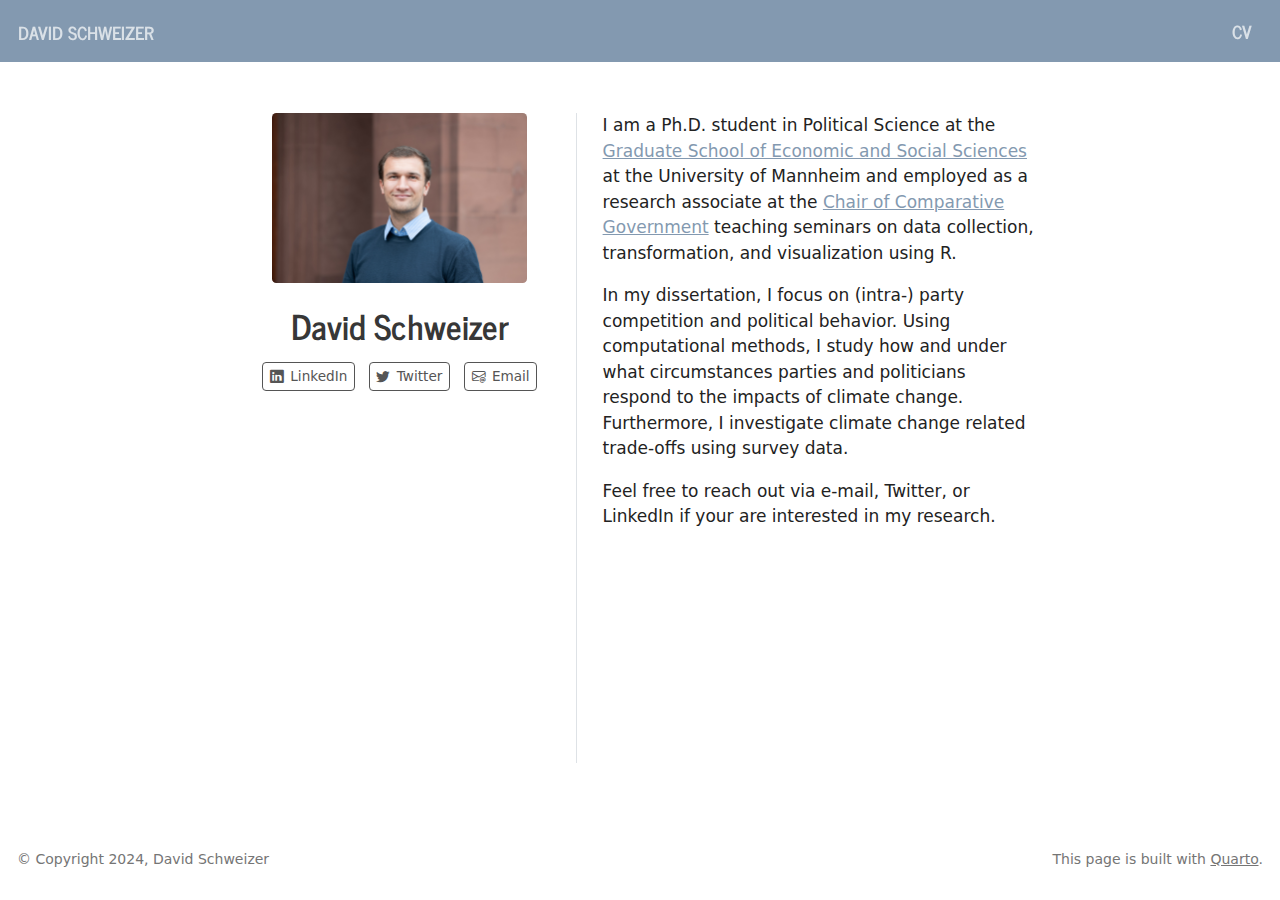
<file: docs/index.html>
<!DOCTYPE html>
<html xmlns="http://www.w3.org/1999/xhtml" lang="en" xml:lang="en"><head>

<meta charset="utf-8">
<meta name="generator" content="quarto-1.3.450">

<meta name="viewport" content="width=device-width, initial-scale=1.0, user-scalable=yes">


<title>David Schweizer</title>
<style>
code{white-space: pre-wrap;}
span.smallcaps{font-variant: small-caps;}
div.columns{display: flex; gap: min(4vw, 1.5em);}
div.column{flex: auto; overflow-x: auto;}
div.hanging-indent{margin-left: 1.5em; text-indent: -1.5em;}
ul.task-list{list-style: none;}
ul.task-list li input[type="checkbox"] {
  width: 0.8em;
  margin: 0 0.8em 0.2em -1em; /* quarto-specific, see https://github.com/quarto-dev/quarto-cli/issues/4556 */ 
  vertical-align: middle;
}
</style>


<script src="site_libs/quarto-nav/quarto-nav.js"></script>
<script src="site_libs/quarto-nav/headroom.min.js"></script>
<script src="site_libs/clipboard/clipboard.min.js"></script>
<script src="site_libs/quarto-html/quarto.js"></script>
<script src="site_libs/quarto-html/popper.min.js"></script>
<script src="site_libs/quarto-html/tippy.umd.min.js"></script>
<link href="site_libs/quarto-html/tippy.css" rel="stylesheet">
<link href="site_libs/quarto-html/quarto-syntax-highlighting.css" rel="stylesheet" id="quarto-text-highlighting-styles">
<script src="site_libs/bootstrap/bootstrap.min.js"></script>
<link href="site_libs/bootstrap/bootstrap-icons.css" rel="stylesheet">
<link href="site_libs/bootstrap/bootstrap.min.css" rel="stylesheet" id="quarto-bootstrap" data-mode="light">
<script id="quarto-search-options" type="application/json">{
  "language": {
    "search-no-results-text": "No results",
    "search-matching-documents-text": "matching documents",
    "search-copy-link-title": "Copy link to search",
    "search-hide-matches-text": "Hide additional matches",
    "search-more-match-text": "more match in this document",
    "search-more-matches-text": "more matches in this document",
    "search-clear-button-title": "Clear",
    "search-detached-cancel-button-title": "Cancel",
    "search-submit-button-title": "Submit",
    "search-label": "Search"
  }
}</script>


<link rel="stylesheet" href="styles.css">
<link rel="stylesheet" href="icons.css">
</head>

<body class="nav-fixed fullcontent">

<div id="quarto-search-results"></div>
  <header id="quarto-header" class="headroom fixed-top">
    <nav class="navbar navbar-expand-lg navbar-dark ">
      <div class="navbar-container container-fluid">
      <div class="navbar-brand-container">
    <a class="navbar-brand" href="./index.html">
    <span class="navbar-title">David Schweizer</span>
    </a>
  </div>
          <button class="navbar-toggler" type="button" data-bs-toggle="collapse" data-bs-target="#navbarCollapse" aria-controls="navbarCollapse" aria-expanded="false" aria-label="Toggle navigation" onclick="if (window.quartoToggleHeadroom) { window.quartoToggleHeadroom(); }">
  <span class="navbar-toggler-icon"></span>
</button>
          <div class="collapse navbar-collapse" id="navbarCollapse">
            <ul class="navbar-nav navbar-nav-scroll ms-auto">
  <li class="nav-item">
    <a class="nav-link" href="./CV_DavidSchweizer_website.pdf" rel="" target="">
 <span class="menu-text">CV</span></a>
  </li>  
</ul>
            <div class="quarto-navbar-tools">
</div>
          </div> <!-- /navcollapse -->
      </div> <!-- /container-fluid -->
    </nav>
</header>
<!-- content -->
<div id="quarto-content" class="quarto-container page-columns page-rows-contents page-layout-article page-navbar">
<!-- sidebar -->
<!-- margin-sidebar -->
    
<!-- main -->
<div class="quarto-about-trestles">
  <div class="about-entity">
    <img src="Profilbild.jpg" class="about-image
  rounded " style="width: 15em;">
<header id="title-block-header" class="quarto-title-block default">
<div class="quarto-title">
<h1 class="title">David Schweizer</h1>
</div>
<div class="quarto-title-meta">
  </div>
</header>
    <div class="about-links">
  <a href="https://www.linkedin.com/in/schweizer-david/" class="about-link" rel="" target="">
    <i class="bi bi-linkedin"></i>
     <span class="about-link-text">LinkedIn</span>
  </a>
  <a href="https://twitter.com/DavidLSchweizer" class="about-link" rel="" target="">
    <i class="bi bi-twitter"></i>
     <span class="about-link-text">Twitter</span>
  </a>
  <a href="mailto:david.schweizer@uni-mannheim.de" class="about-link" rel="" target="">
    <i class="bi bi-envelope-at"></i>
     <span class="about-link-text">Email</span>
  </a>
</div>
  </div>
  <div class="about-contents"><main class="content" id="quarto-document-content">
<p>I am a Ph.D.&nbsp;student in Political Science at the <a href="https://www.uni-mannheim.de/gess/">Graduate School of Economic and Social Sciences</a> at the University of Mannheim and employed as a research associate at the <a href="https://www.sowi.uni-mannheim.de/en/debus/">Chair of Comparative Government</a> teaching seminars on data collection, transformation, and visualization using R.</p>
<p>In my dissertation, I focus on (intra-) party competition and political behavior. Using computational methods, I study how and under what circumstances parties and politicians respond to the impacts of climate change. Furthermore, I investigate climate change related trade-offs using survey data.</p>
<p>Feel free to reach out via e-mail, Twitter, or LinkedIn if your are interested in my research.</p>


</main></div>
</div>
 <!-- /main -->
<script id="quarto-html-after-body" type="application/javascript">
window.document.addEventListener("DOMContentLoaded", function (event) {
  const toggleBodyColorMode = (bsSheetEl) => {
    const mode = bsSheetEl.getAttribute("data-mode");
    const bodyEl = window.document.querySelector("body");
    if (mode === "dark") {
      bodyEl.classList.add("quarto-dark");
      bodyEl.classList.remove("quarto-light");
    } else {
      bodyEl.classList.add("quarto-light");
      bodyEl.classList.remove("quarto-dark");
    }
  }
  const toggleBodyColorPrimary = () => {
    const bsSheetEl = window.document.querySelector("link#quarto-bootstrap");
    if (bsSheetEl) {
      toggleBodyColorMode(bsSheetEl);
    }
  }
  toggleBodyColorPrimary();  
  const isCodeAnnotation = (el) => {
    for (const clz of el.classList) {
      if (clz.startsWith('code-annotation-')) {                     
        return true;
      }
    }
    return false;
  }
  const clipboard = new window.ClipboardJS('.code-copy-button', {
    text: function(trigger) {
      const codeEl = trigger.previousElementSibling.cloneNode(true);
      for (const childEl of codeEl.children) {
        if (isCodeAnnotation(childEl)) {
          childEl.remove();
        }
      }
      return codeEl.innerText;
    }
  });
  clipboard.on('success', function(e) {
    // button target
    const button = e.trigger;
    // don't keep focus
    button.blur();
    // flash "checked"
    button.classList.add('code-copy-button-checked');
    var currentTitle = button.getAttribute("title");
    button.setAttribute("title", "Copied!");
    let tooltip;
    if (window.bootstrap) {
      button.setAttribute("data-bs-toggle", "tooltip");
      button.setAttribute("data-bs-placement", "left");
      button.setAttribute("data-bs-title", "Copied!");
      tooltip = new bootstrap.Tooltip(button, 
        { trigger: "manual", 
          customClass: "code-copy-button-tooltip",
          offset: [0, -8]});
      tooltip.show();    
    }
    setTimeout(function() {
      if (tooltip) {
        tooltip.hide();
        button.removeAttribute("data-bs-title");
        button.removeAttribute("data-bs-toggle");
        button.removeAttribute("data-bs-placement");
      }
      button.setAttribute("title", currentTitle);
      button.classList.remove('code-copy-button-checked');
    }, 1000);
    // clear code selection
    e.clearSelection();
  });
  function tippyHover(el, contentFn) {
    const config = {
      allowHTML: true,
      content: contentFn,
      maxWidth: 500,
      delay: 100,
      arrow: false,
      appendTo: function(el) {
          return el.parentElement;
      },
      interactive: true,
      interactiveBorder: 10,
      theme: 'quarto',
      placement: 'bottom-start'
    };
    window.tippy(el, config); 
  }
  const noterefs = window.document.querySelectorAll('a[role="doc-noteref"]');
  for (var i=0; i<noterefs.length; i++) {
    const ref = noterefs[i];
    tippyHover(ref, function() {
      // use id or data attribute instead here
      let href = ref.getAttribute('data-footnote-href') || ref.getAttribute('href');
      try { href = new URL(href).hash; } catch {}
      const id = href.replace(/^#\/?/, "");
      const note = window.document.getElementById(id);
      return note.innerHTML;
    });
  }
      let selectedAnnoteEl;
      const selectorForAnnotation = ( cell, annotation) => {
        let cellAttr = 'data-code-cell="' + cell + '"';
        let lineAttr = 'data-code-annotation="' +  annotation + '"';
        const selector = 'span[' + cellAttr + '][' + lineAttr + ']';
        return selector;
      }
      const selectCodeLines = (annoteEl) => {
        const doc = window.document;
        const targetCell = annoteEl.getAttribute("data-target-cell");
        const targetAnnotation = annoteEl.getAttribute("data-target-annotation");
        const annoteSpan = window.document.querySelector(selectorForAnnotation(targetCell, targetAnnotation));
        const lines = annoteSpan.getAttribute("data-code-lines").split(",");
        const lineIds = lines.map((line) => {
          return targetCell + "-" + line;
        })
        let top = null;
        let height = null;
        let parent = null;
        if (lineIds.length > 0) {
            //compute the position of the single el (top and bottom and make a div)
            const el = window.document.getElementById(lineIds[0]);
            top = el.offsetTop;
            height = el.offsetHeight;
            parent = el.parentElement.parentElement;
          if (lineIds.length > 1) {
            const lastEl = window.document.getElementById(lineIds[lineIds.length - 1]);
            const bottom = lastEl.offsetTop + lastEl.offsetHeight;
            height = bottom - top;
          }
          if (top !== null && height !== null && parent !== null) {
            // cook up a div (if necessary) and position it 
            let div = window.document.getElementById("code-annotation-line-highlight");
            if (div === null) {
              div = window.document.createElement("div");
              div.setAttribute("id", "code-annotation-line-highlight");
              div.style.position = 'absolute';
              parent.appendChild(div);
            }
            div.style.top = top - 2 + "px";
            div.style.height = height + 4 + "px";
            let gutterDiv = window.document.getElementById("code-annotation-line-highlight-gutter");
            if (gutterDiv === null) {
              gutterDiv = window.document.createElement("div");
              gutterDiv.setAttribute("id", "code-annotation-line-highlight-gutter");
              gutterDiv.style.position = 'absolute';
              const codeCell = window.document.getElementById(targetCell);
              const gutter = codeCell.querySelector('.code-annotation-gutter');
              gutter.appendChild(gutterDiv);
            }
            gutterDiv.style.top = top - 2 + "px";
            gutterDiv.style.height = height + 4 + "px";
          }
          selectedAnnoteEl = annoteEl;
        }
      };
      const unselectCodeLines = () => {
        const elementsIds = ["code-annotation-line-highlight", "code-annotation-line-highlight-gutter"];
        elementsIds.forEach((elId) => {
          const div = window.document.getElementById(elId);
          if (div) {
            div.remove();
          }
        });
        selectedAnnoteEl = undefined;
      };
      // Attach click handler to the DT
      const annoteDls = window.document.querySelectorAll('dt[data-target-cell]');
      for (const annoteDlNode of annoteDls) {
        annoteDlNode.addEventListener('click', (event) => {
          const clickedEl = event.target;
          if (clickedEl !== selectedAnnoteEl) {
            unselectCodeLines();
            const activeEl = window.document.querySelector('dt[data-target-cell].code-annotation-active');
            if (activeEl) {
              activeEl.classList.remove('code-annotation-active');
            }
            selectCodeLines(clickedEl);
            clickedEl.classList.add('code-annotation-active');
          } else {
            // Unselect the line
            unselectCodeLines();
            clickedEl.classList.remove('code-annotation-active');
          }
        });
      }
  const findCites = (el) => {
    const parentEl = el.parentElement;
    if (parentEl) {
      const cites = parentEl.dataset.cites;
      if (cites) {
        return {
          el,
          cites: cites.split(' ')
        };
      } else {
        return findCites(el.parentElement)
      }
    } else {
      return undefined;
    }
  };
  var bibliorefs = window.document.querySelectorAll('a[role="doc-biblioref"]');
  for (var i=0; i<bibliorefs.length; i++) {
    const ref = bibliorefs[i];
    const citeInfo = findCites(ref);
    if (citeInfo) {
      tippyHover(citeInfo.el, function() {
        var popup = window.document.createElement('div');
        citeInfo.cites.forEach(function(cite) {
          var citeDiv = window.document.createElement('div');
          citeDiv.classList.add('hanging-indent');
          citeDiv.classList.add('csl-entry');
          var biblioDiv = window.document.getElementById('ref-' + cite);
          if (biblioDiv) {
            citeDiv.innerHTML = biblioDiv.innerHTML;
          }
          popup.appendChild(citeDiv);
        });
        return popup.innerHTML;
      });
    }
  }
});
</script>
</div> <!-- /content -->
<footer class="footer">
  <div class="nav-footer">
    <div class="nav-footer-left">© Copyright 2024, David Schweizer</div>   
    <div class="nav-footer-center">
      &nbsp;
    </div>
    <div class="nav-footer-right">This page is built with <a href="https://quarto.org/">Quarto</a>.</div>
  </div>
</footer>



</body></html>
</file>
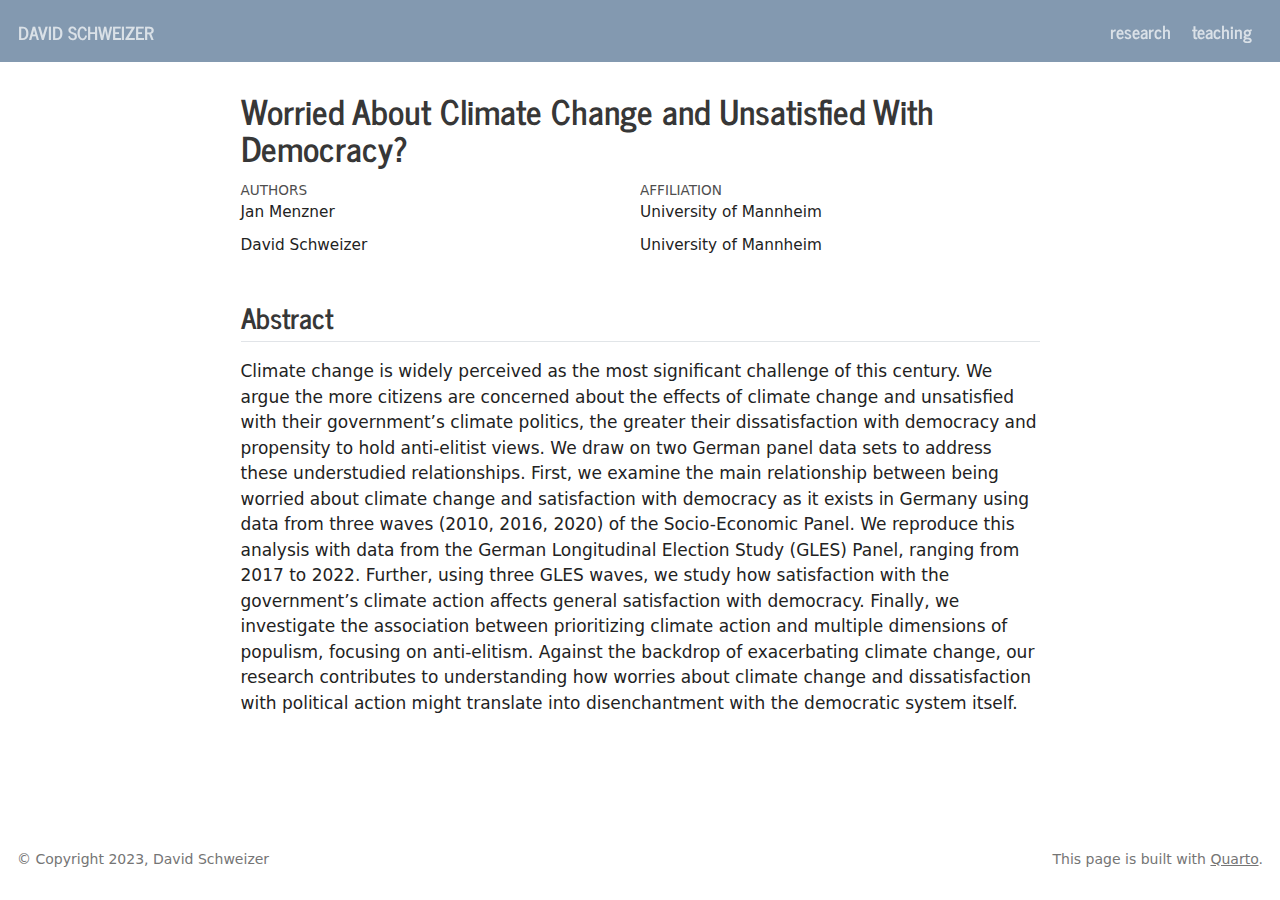
<file: docs/research/working_papers/CC_democ_Jan/index.html>
<!DOCTYPE html>
<html xmlns="http://www.w3.org/1999/xhtml" lang="en" xml:lang="en"><head>

<meta charset="utf-8">
<meta name="generator" content="quarto-1.2.269">

<meta name="viewport" content="width=device-width, initial-scale=1.0, user-scalable=yes">

<meta name="author" content="Jan Menzner">
<meta name="author" content="David Schweizer">

<title>David Schweizer - Worried About Climate Change and Unsatisfied With Democracy?</title>
<style>
code{white-space: pre-wrap;}
span.smallcaps{font-variant: small-caps;}
div.columns{display: flex; gap: min(4vw, 1.5em);}
div.column{flex: auto; overflow-x: auto;}
div.hanging-indent{margin-left: 1.5em; text-indent: -1.5em;}
ul.task-list{list-style: none;}
ul.task-list li input[type="checkbox"] {
  width: 0.8em;
  margin: 0 0.8em 0.2em -1.6em;
  vertical-align: middle;
}
</style>


<script src="../../../site_libs/quarto-nav/quarto-nav.js"></script>
<script src="../../../site_libs/quarto-nav/headroom.min.js"></script>
<script src="../../../site_libs/clipboard/clipboard.min.js"></script>
<script src="../../../site_libs/quarto-html/quarto.js"></script>
<script src="../../../site_libs/quarto-html/popper.min.js"></script>
<script src="../../../site_libs/quarto-html/tippy.umd.min.js"></script>
<script src="../../../site_libs/quarto-html/anchor.min.js"></script>
<link href="../../../site_libs/quarto-html/tippy.css" rel="stylesheet">
<link href="../../../site_libs/quarto-html/quarto-syntax-highlighting.css" rel="stylesheet" id="quarto-text-highlighting-styles">
<script src="../../../site_libs/bootstrap/bootstrap.min.js"></script>
<link href="../../../site_libs/bootstrap/bootstrap-icons.css" rel="stylesheet">
<link href="../../../site_libs/bootstrap/bootstrap.min.css" rel="stylesheet" id="quarto-bootstrap" data-mode="light">
<script id="quarto-search-options" type="application/json">{
  "language": {
    "search-no-results-text": "No results",
    "search-matching-documents-text": "matching documents",
    "search-copy-link-title": "Copy link to search",
    "search-hide-matches-text": "Hide additional matches",
    "search-more-match-text": "more match in this document",
    "search-more-matches-text": "more matches in this document",
    "search-clear-button-title": "Clear",
    "search-detached-cancel-button-title": "Cancel",
    "search-submit-button-title": "Submit"
  }
}</script>


<link rel="stylesheet" href="../../../styles.css">
<link rel="stylesheet" href="../../../icons.css">
</head>

<body class="nav-fixed fullcontent">

<div id="quarto-search-results"></div>
  <header id="quarto-header" class="headroom fixed-top">
    <nav class="navbar navbar-expand-lg navbar-dark ">
      <div class="navbar-container container-fluid">
      <div class="navbar-brand-container">
    <a class="navbar-brand" href="../../../index.html">
    <span class="navbar-title">David Schweizer</span>
    </a>
  </div>
          <button class="navbar-toggler" type="button" data-bs-toggle="collapse" data-bs-target="#navbarCollapse" aria-controls="navbarCollapse" aria-expanded="false" aria-label="Toggle navigation" onclick="if (window.quartoToggleHeadroom) { window.quartoToggleHeadroom(); }">
  <span class="navbar-toggler-icon"></span>
</button>
          <div class="collapse navbar-collapse" id="navbarCollapse">
            <ul class="navbar-nav navbar-nav-scroll ms-auto">
  <li class="nav-item">
    <a class="nav-link" href="../../../research.html">
 <span class="menu-text">research</span></a>
  </li>  
  <li class="nav-item">
    <a class="nav-link" href="../../../teaching.html">
 <span class="menu-text">teaching</span></a>
  </li>  
</ul>
          </div> <!-- /navcollapse -->
      </div> <!-- /container-fluid -->
    </nav>
</header>
<!-- content -->
<div id="quarto-content" class="quarto-container page-columns page-rows-contents page-layout-article page-navbar">
<!-- sidebar -->
<!-- margin-sidebar -->
    
<!-- main -->
<main class="content" id="quarto-document-content">

<header id="title-block-header" class="quarto-title-block default">
<div class="quarto-title">
<h1 class="title">Worried About Climate Change and Unsatisfied With Democracy?</h1>
</div>


<div class="quarto-title-meta-author">
  <div class="quarto-title-meta-heading">Authors</div>
  <div class="quarto-title-meta-heading">Affiliation</div>
  
    <div class="quarto-title-meta-contents">
    Jan Menzner 
  </div>
    <div class="quarto-title-meta-contents">
        <p class="affiliation">
            University of Mannheim
          </p>
      </div>
      <div class="quarto-title-meta-contents">
    David Schweizer 
  </div>
    <div class="quarto-title-meta-contents">
        <p class="affiliation">
            University of Mannheim
          </p>
      </div>
    </div>

<div class="quarto-title-meta">

      
  
    
  </div>
  

</header>

<section id="abstract" class="level2">
<h2 class="anchored" data-anchor-id="abstract">Abstract</h2>
<p>Climate change is widely perceived as the most significant challenge of this century. We argue the more citizens are concerned about the effects of climate change and unsatisfied with their government’s climate politics, the greater their dissatisfaction with democracy and propensity to hold anti-elitist views. We draw on two German panel data sets to address these understudied relationships. First, we examine the main relationship between being worried about climate change and satisfaction with democracy as it exists in Germany using data from three waves (2010, 2016, 2020) of the Socio-Economic Panel. We reproduce this analysis with data from the German Longitudinal Election Study (GLES) Panel, ranging from 2017 to 2022. Further, using three GLES waves, we study how satisfaction with the government’s climate action affects general satisfaction with democracy. Finally, we investigate the association between prioritizing climate action and multiple dimensions of populism, focusing on anti-elitism. Against the backdrop of exacerbating climate change, our research contributes to understanding how worries about climate change and dissatisfaction with political action might translate into disenchantment with the democratic system itself.</p>


</section>

</main> <!-- /main -->
<script id="quarto-html-after-body" type="application/javascript">
window.document.addEventListener("DOMContentLoaded", function (event) {
  const toggleBodyColorMode = (bsSheetEl) => {
    const mode = bsSheetEl.getAttribute("data-mode");
    const bodyEl = window.document.querySelector("body");
    if (mode === "dark") {
      bodyEl.classList.add("quarto-dark");
      bodyEl.classList.remove("quarto-light");
    } else {
      bodyEl.classList.add("quarto-light");
      bodyEl.classList.remove("quarto-dark");
    }
  }
  const toggleBodyColorPrimary = () => {
    const bsSheetEl = window.document.querySelector("link#quarto-bootstrap");
    if (bsSheetEl) {
      toggleBodyColorMode(bsSheetEl);
    }
  }
  toggleBodyColorPrimary();  
  const icon = "";
  const anchorJS = new window.AnchorJS();
  anchorJS.options = {
    placement: 'right',
    icon: icon
  };
  anchorJS.add('.anchored');
  const clipboard = new window.ClipboardJS('.code-copy-button', {
    target: function(trigger) {
      return trigger.previousElementSibling;
    }
  });
  clipboard.on('success', function(e) {
    // button target
    const button = e.trigger;
    // don't keep focus
    button.blur();
    // flash "checked"
    button.classList.add('code-copy-button-checked');
    var currentTitle = button.getAttribute("title");
    button.setAttribute("title", "Copied!");
    let tooltip;
    if (window.bootstrap) {
      button.setAttribute("data-bs-toggle", "tooltip");
      button.setAttribute("data-bs-placement", "left");
      button.setAttribute("data-bs-title", "Copied!");
      tooltip = new bootstrap.Tooltip(button, 
        { trigger: "manual", 
          customClass: "code-copy-button-tooltip",
          offset: [0, -8]});
      tooltip.show();    
    }
    setTimeout(function() {
      if (tooltip) {
        tooltip.hide();
        button.removeAttribute("data-bs-title");
        button.removeAttribute("data-bs-toggle");
        button.removeAttribute("data-bs-placement");
      }
      button.setAttribute("title", currentTitle);
      button.classList.remove('code-copy-button-checked');
    }, 1000);
    // clear code selection
    e.clearSelection();
  });
  function tippyHover(el, contentFn) {
    const config = {
      allowHTML: true,
      content: contentFn,
      maxWidth: 500,
      delay: 100,
      arrow: false,
      appendTo: function(el) {
          return el.parentElement;
      },
      interactive: true,
      interactiveBorder: 10,
      theme: 'quarto',
      placement: 'bottom-start'
    };
    window.tippy(el, config); 
  }
  const noterefs = window.document.querySelectorAll('a[role="doc-noteref"]');
  for (var i=0; i<noterefs.length; i++) {
    const ref = noterefs[i];
    tippyHover(ref, function() {
      // use id or data attribute instead here
      let href = ref.getAttribute('data-footnote-href') || ref.getAttribute('href');
      try { href = new URL(href).hash; } catch {}
      const id = href.replace(/^#\/?/, "");
      const note = window.document.getElementById(id);
      return note.innerHTML;
    });
  }
  const findCites = (el) => {
    const parentEl = el.parentElement;
    if (parentEl) {
      const cites = parentEl.dataset.cites;
      if (cites) {
        return {
          el,
          cites: cites.split(' ')
        };
      } else {
        return findCites(el.parentElement)
      }
    } else {
      return undefined;
    }
  };
  var bibliorefs = window.document.querySelectorAll('a[role="doc-biblioref"]');
  for (var i=0; i<bibliorefs.length; i++) {
    const ref = bibliorefs[i];
    const citeInfo = findCites(ref);
    if (citeInfo) {
      tippyHover(citeInfo.el, function() {
        var popup = window.document.createElement('div');
        citeInfo.cites.forEach(function(cite) {
          var citeDiv = window.document.createElement('div');
          citeDiv.classList.add('hanging-indent');
          citeDiv.classList.add('csl-entry');
          var biblioDiv = window.document.getElementById('ref-' + cite);
          if (biblioDiv) {
            citeDiv.innerHTML = biblioDiv.innerHTML;
          }
          popup.appendChild(citeDiv);
        });
        return popup.innerHTML;
      });
    }
  }
});
</script>
</div> <!-- /content -->
<footer class="footer">
  <div class="nav-footer">
    <div class="nav-footer-left">© Copyright 2023, David Schweizer</div>   
    <div class="nav-footer-right">This page is built with <a href="https://quarto.org/">Quarto</a>.</div>
  </div>
</footer>



</body></html>
</file>
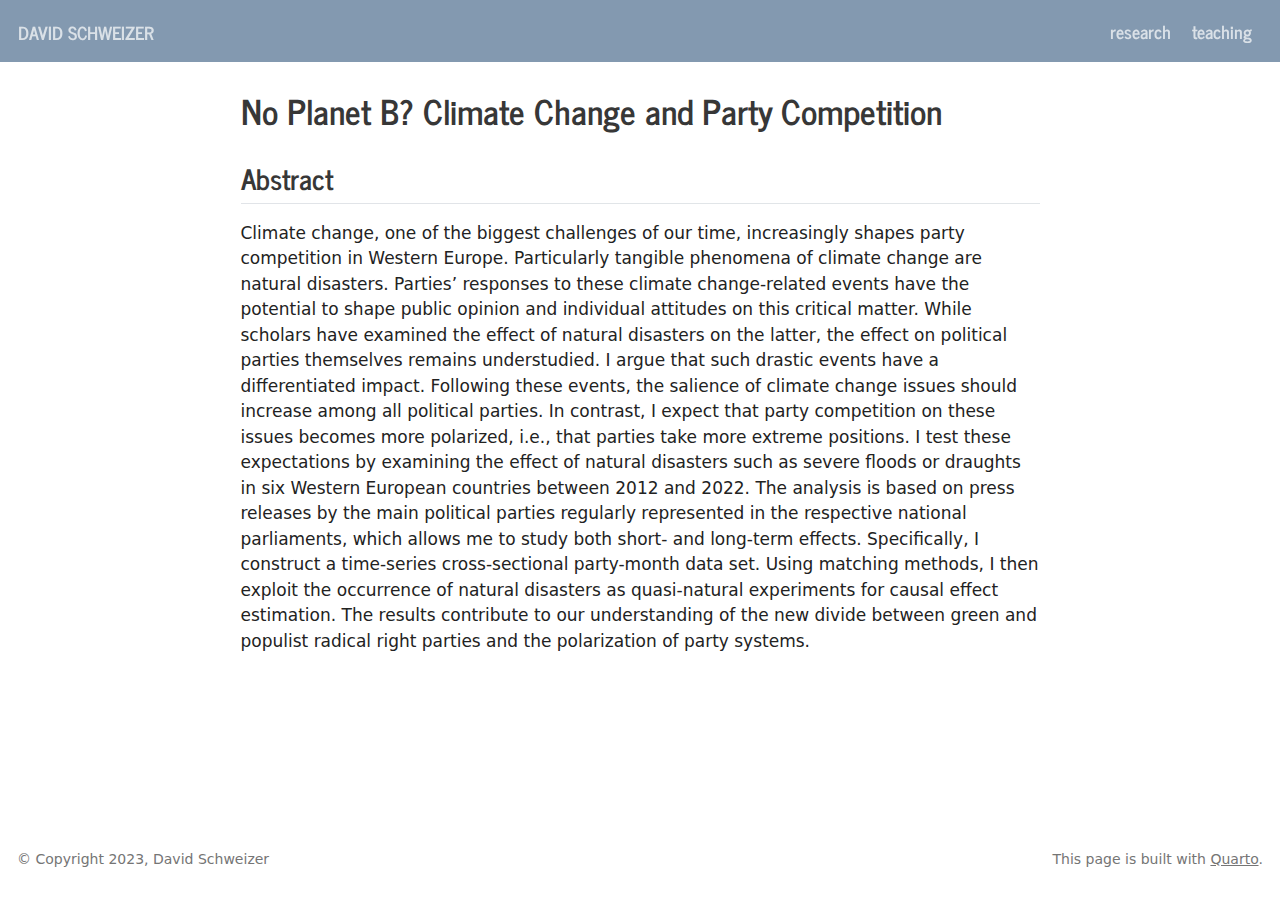
<file: docs/research/working_papers/CC_party_competition/index.html>
<!DOCTYPE html>
<html xmlns="http://www.w3.org/1999/xhtml" lang="en" xml:lang="en"><head>

<meta charset="utf-8">
<meta name="generator" content="quarto-1.2.269">

<meta name="viewport" content="width=device-width, initial-scale=1.0, user-scalable=yes">

<meta name="author" content="David Schweizer">

<title>David Schweizer - No Planet B? Climate Change and Party Competition</title>
<style>
code{white-space: pre-wrap;}
span.smallcaps{font-variant: small-caps;}
div.columns{display: flex; gap: min(4vw, 1.5em);}
div.column{flex: auto; overflow-x: auto;}
div.hanging-indent{margin-left: 1.5em; text-indent: -1.5em;}
ul.task-list{list-style: none;}
ul.task-list li input[type="checkbox"] {
  width: 0.8em;
  margin: 0 0.8em 0.2em -1.6em;
  vertical-align: middle;
}
</style>


<script src="../../../site_libs/quarto-nav/quarto-nav.js"></script>
<script src="../../../site_libs/quarto-nav/headroom.min.js"></script>
<script src="../../../site_libs/clipboard/clipboard.min.js"></script>
<script src="../../../site_libs/quarto-html/quarto.js"></script>
<script src="../../../site_libs/quarto-html/popper.min.js"></script>
<script src="../../../site_libs/quarto-html/tippy.umd.min.js"></script>
<script src="../../../site_libs/quarto-html/anchor.min.js"></script>
<link href="../../../site_libs/quarto-html/tippy.css" rel="stylesheet">
<link href="../../../site_libs/quarto-html/quarto-syntax-highlighting.css" rel="stylesheet" id="quarto-text-highlighting-styles">
<script src="../../../site_libs/bootstrap/bootstrap.min.js"></script>
<link href="../../../site_libs/bootstrap/bootstrap-icons.css" rel="stylesheet">
<link href="../../../site_libs/bootstrap/bootstrap.min.css" rel="stylesheet" id="quarto-bootstrap" data-mode="light">
<script id="quarto-search-options" type="application/json">{
  "language": {
    "search-no-results-text": "No results",
    "search-matching-documents-text": "matching documents",
    "search-copy-link-title": "Copy link to search",
    "search-hide-matches-text": "Hide additional matches",
    "search-more-match-text": "more match in this document",
    "search-more-matches-text": "more matches in this document",
    "search-clear-button-title": "Clear",
    "search-detached-cancel-button-title": "Cancel",
    "search-submit-button-title": "Submit"
  }
}</script>


<link rel="stylesheet" href="../../../styles.css">
<link rel="stylesheet" href="../../../icons.css">
</head>

<body class="nav-fixed fullcontent">

<div id="quarto-search-results"></div>
  <header id="quarto-header" class="headroom fixed-top">
    <nav class="navbar navbar-expand-lg navbar-dark ">
      <div class="navbar-container container-fluid">
      <div class="navbar-brand-container">
    <a class="navbar-brand" href="../../../index.html">
    <span class="navbar-title">David Schweizer</span>
    </a>
  </div>
          <button class="navbar-toggler" type="button" data-bs-toggle="collapse" data-bs-target="#navbarCollapse" aria-controls="navbarCollapse" aria-expanded="false" aria-label="Toggle navigation" onclick="if (window.quartoToggleHeadroom) { window.quartoToggleHeadroom(); }">
  <span class="navbar-toggler-icon"></span>
</button>
          <div class="collapse navbar-collapse" id="navbarCollapse">
            <ul class="navbar-nav navbar-nav-scroll ms-auto">
  <li class="nav-item">
    <a class="nav-link" href="../../../research.html">
 <span class="menu-text">research</span></a>
  </li>  
  <li class="nav-item">
    <a class="nav-link" href="../../../teaching.html">
 <span class="menu-text">teaching</span></a>
  </li>  
</ul>
          </div> <!-- /navcollapse -->
      </div> <!-- /container-fluid -->
    </nav>
</header>
<!-- content -->
<div id="quarto-content" class="quarto-container page-columns page-rows-contents page-layout-article page-navbar">
<!-- sidebar -->
<!-- margin-sidebar -->
    
<!-- main -->
<main class="content" id="quarto-document-content">

<header id="title-block-header" class="quarto-title-block default">
<div class="quarto-title">
<h1 class="title">No Planet B? Climate Change and Party Competition</h1>
</div>



<div class="quarto-title-meta">

    
  
    
  </div>
  

</header>

<section id="abstract" class="level2">
<h2 class="anchored" data-anchor-id="abstract">Abstract</h2>
<p>Climate change, one of the biggest challenges of our time, increasingly shapes party competition in Western Europe. Particularly tangible phenomena of climate change are natural disasters. Parties’ responses to these climate change-related events have the potential to shape public opinion and individual attitudes on this critical matter. While scholars have examined the effect of natural disasters on the latter, the effect on political parties themselves remains understudied. I argue that such drastic events have a differentiated impact. Following these events, the salience of climate change issues should increase among all political parties. In contrast, I expect that party competition on these issues becomes more polarized, i.e., that parties take more extreme positions. I test these expectations by examining the effect of natural disasters such as severe floods or draughts in six Western European countries between 2012 and 2022. The analysis is based on press releases by the main political parties regularly represented in the respective national parliaments, which allows me to study both short- and long-term effects. Specifically, I construct a time-series cross-sectional party-month data set. Using matching methods, I then exploit the occurrence of natural disasters as quasi-natural experiments for causal effect estimation. The results contribute to our understanding of the new divide between green and populist radical right parties and the polarization of party systems.</p>


</section>

</main> <!-- /main -->
<script id="quarto-html-after-body" type="application/javascript">
window.document.addEventListener("DOMContentLoaded", function (event) {
  const toggleBodyColorMode = (bsSheetEl) => {
    const mode = bsSheetEl.getAttribute("data-mode");
    const bodyEl = window.document.querySelector("body");
    if (mode === "dark") {
      bodyEl.classList.add("quarto-dark");
      bodyEl.classList.remove("quarto-light");
    } else {
      bodyEl.classList.add("quarto-light");
      bodyEl.classList.remove("quarto-dark");
    }
  }
  const toggleBodyColorPrimary = () => {
    const bsSheetEl = window.document.querySelector("link#quarto-bootstrap");
    if (bsSheetEl) {
      toggleBodyColorMode(bsSheetEl);
    }
  }
  toggleBodyColorPrimary();  
  const icon = "";
  const anchorJS = new window.AnchorJS();
  anchorJS.options = {
    placement: 'right',
    icon: icon
  };
  anchorJS.add('.anchored');
  const clipboard = new window.ClipboardJS('.code-copy-button', {
    target: function(trigger) {
      return trigger.previousElementSibling;
    }
  });
  clipboard.on('success', function(e) {
    // button target
    const button = e.trigger;
    // don't keep focus
    button.blur();
    // flash "checked"
    button.classList.add('code-copy-button-checked');
    var currentTitle = button.getAttribute("title");
    button.setAttribute("title", "Copied!");
    let tooltip;
    if (window.bootstrap) {
      button.setAttribute("data-bs-toggle", "tooltip");
      button.setAttribute("data-bs-placement", "left");
      button.setAttribute("data-bs-title", "Copied!");
      tooltip = new bootstrap.Tooltip(button, 
        { trigger: "manual", 
          customClass: "code-copy-button-tooltip",
          offset: [0, -8]});
      tooltip.show();    
    }
    setTimeout(function() {
      if (tooltip) {
        tooltip.hide();
        button.removeAttribute("data-bs-title");
        button.removeAttribute("data-bs-toggle");
        button.removeAttribute("data-bs-placement");
      }
      button.setAttribute("title", currentTitle);
      button.classList.remove('code-copy-button-checked');
    }, 1000);
    // clear code selection
    e.clearSelection();
  });
  function tippyHover(el, contentFn) {
    const config = {
      allowHTML: true,
      content: contentFn,
      maxWidth: 500,
      delay: 100,
      arrow: false,
      appendTo: function(el) {
          return el.parentElement;
      },
      interactive: true,
      interactiveBorder: 10,
      theme: 'quarto',
      placement: 'bottom-start'
    };
    window.tippy(el, config); 
  }
  const noterefs = window.document.querySelectorAll('a[role="doc-noteref"]');
  for (var i=0; i<noterefs.length; i++) {
    const ref = noterefs[i];
    tippyHover(ref, function() {
      // use id or data attribute instead here
      let href = ref.getAttribute('data-footnote-href') || ref.getAttribute('href');
      try { href = new URL(href).hash; } catch {}
      const id = href.replace(/^#\/?/, "");
      const note = window.document.getElementById(id);
      return note.innerHTML;
    });
  }
  const findCites = (el) => {
    const parentEl = el.parentElement;
    if (parentEl) {
      const cites = parentEl.dataset.cites;
      if (cites) {
        return {
          el,
          cites: cites.split(' ')
        };
      } else {
        return findCites(el.parentElement)
      }
    } else {
      return undefined;
    }
  };
  var bibliorefs = window.document.querySelectorAll('a[role="doc-biblioref"]');
  for (var i=0; i<bibliorefs.length; i++) {
    const ref = bibliorefs[i];
    const citeInfo = findCites(ref);
    if (citeInfo) {
      tippyHover(citeInfo.el, function() {
        var popup = window.document.createElement('div');
        citeInfo.cites.forEach(function(cite) {
          var citeDiv = window.document.createElement('div');
          citeDiv.classList.add('hanging-indent');
          citeDiv.classList.add('csl-entry');
          var biblioDiv = window.document.getElementById('ref-' + cite);
          if (biblioDiv) {
            citeDiv.innerHTML = biblioDiv.innerHTML;
          }
          popup.appendChild(citeDiv);
        });
        return popup.innerHTML;
      });
    }
  }
});
</script>
</div> <!-- /content -->
<footer class="footer">
  <div class="nav-footer">
    <div class="nav-footer-left">© Copyright 2023, David Schweizer</div>   
    <div class="nav-footer-right">This page is built with <a href="https://quarto.org/">Quarto</a>.</div>
  </div>
</footer>



</body></html>
</file>
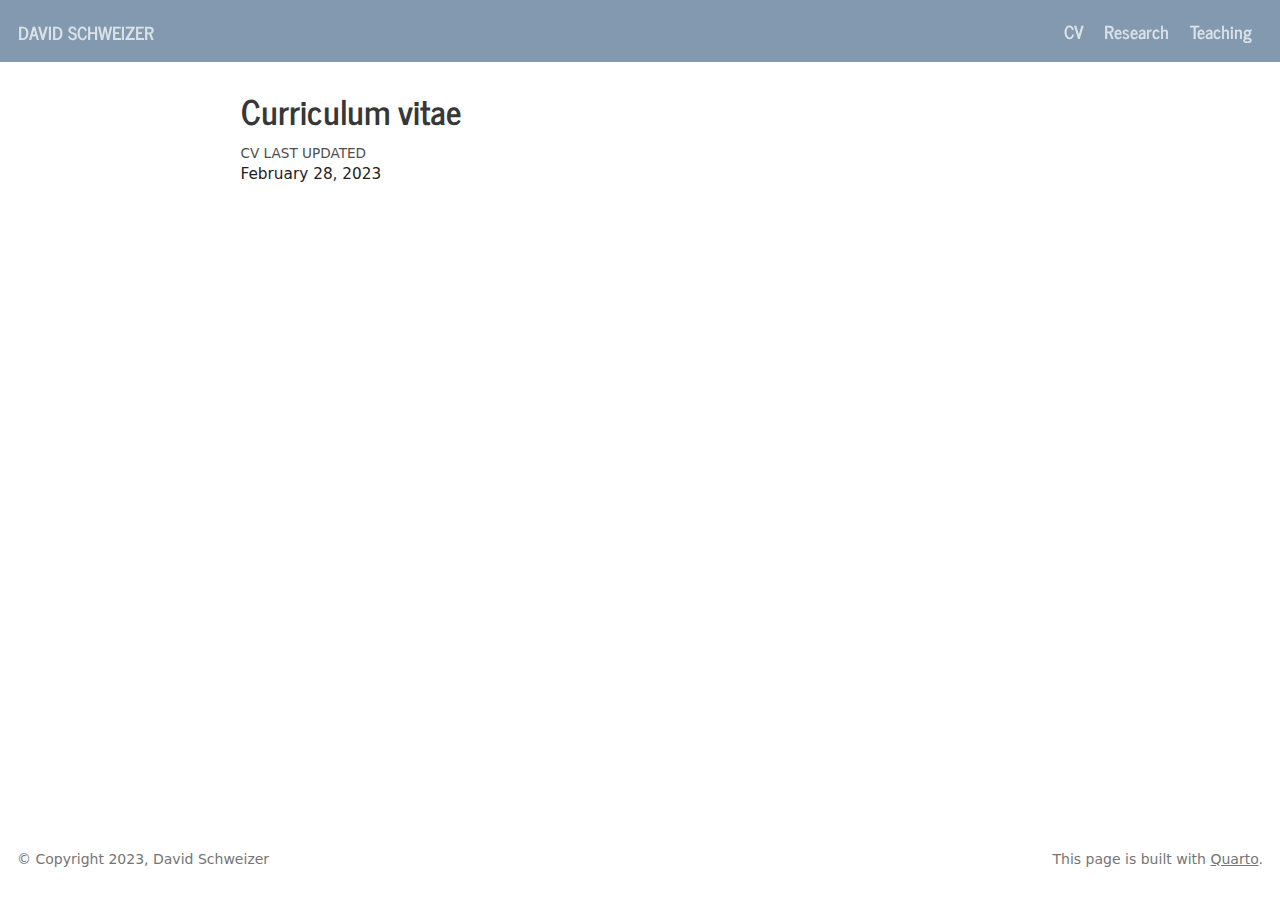
<file: docs/cv.html>
<!DOCTYPE html>
<html xmlns="http://www.w3.org/1999/xhtml" lang="en" xml:lang="en"><head>

<meta charset="utf-8">
<meta name="generator" content="quarto-1.2.269">

<meta name="viewport" content="width=device-width, initial-scale=1.0, user-scalable=yes">

<meta name="dcterms.date" content="2023-02-28">

<title>David Schweizer - Curriculum vitae</title>
<style>
code{white-space: pre-wrap;}
span.smallcaps{font-variant: small-caps;}
div.columns{display: flex; gap: min(4vw, 1.5em);}
div.column{flex: auto; overflow-x: auto;}
div.hanging-indent{margin-left: 1.5em; text-indent: -1.5em;}
ul.task-list{list-style: none;}
ul.task-list li input[type="checkbox"] {
  width: 0.8em;
  margin: 0 0.8em 0.2em -1.6em;
  vertical-align: middle;
}
</style>


<script src="site_libs/quarto-nav/quarto-nav.js"></script>
<script src="site_libs/quarto-nav/headroom.min.js"></script>
<script src="site_libs/clipboard/clipboard.min.js"></script>
<script src="site_libs/quarto-html/quarto.js"></script>
<script src="site_libs/quarto-html/popper.min.js"></script>
<script src="site_libs/quarto-html/tippy.umd.min.js"></script>
<script src="site_libs/quarto-html/anchor.min.js"></script>
<link href="site_libs/quarto-html/tippy.css" rel="stylesheet">
<link href="site_libs/quarto-html/quarto-syntax-highlighting.css" rel="stylesheet" id="quarto-text-highlighting-styles">
<script src="site_libs/bootstrap/bootstrap.min.js"></script>
<link href="site_libs/bootstrap/bootstrap-icons.css" rel="stylesheet">
<link href="site_libs/bootstrap/bootstrap.min.css" rel="stylesheet" id="quarto-bootstrap" data-mode="light">
<script id="quarto-search-options" type="application/json">{
  "language": {
    "search-no-results-text": "No results",
    "search-matching-documents-text": "matching documents",
    "search-copy-link-title": "Copy link to search",
    "search-hide-matches-text": "Hide additional matches",
    "search-more-match-text": "more match in this document",
    "search-more-matches-text": "more matches in this document",
    "search-clear-button-title": "Clear",
    "search-detached-cancel-button-title": "Cancel",
    "search-submit-button-title": "Submit"
  }
}</script>


<link rel="stylesheet" href="styles.css">
<link rel="stylesheet" href="icons.css">
</head>

<body class="nav-fixed fullcontent">

<div id="quarto-search-results"></div>
  <header id="quarto-header" class="headroom fixed-top">
    <nav class="navbar navbar-expand-lg navbar-dark ">
      <div class="navbar-container container-fluid">
      <div class="navbar-brand-container">
    <a class="navbar-brand" href="./index.html">
    <span class="navbar-title">David Schweizer</span>
    </a>
  </div>
          <button class="navbar-toggler" type="button" data-bs-toggle="collapse" data-bs-target="#navbarCollapse" aria-controls="navbarCollapse" aria-expanded="false" aria-label="Toggle navigation" onclick="if (window.quartoToggleHeadroom) { window.quartoToggleHeadroom(); }">
  <span class="navbar-toggler-icon"></span>
</button>
          <div class="collapse navbar-collapse" id="navbarCollapse">
            <ul class="navbar-nav navbar-nav-scroll ms-auto">
  <li class="nav-item">
    <a class="nav-link" href="./CV_DavidSchweizer_20230428.pdf">
 <span class="menu-text">CV</span></a>
  </li>  
  <li class="nav-item">
    <a class="nav-link" href="./research/index_research.html">
 <span class="menu-text">Research</span></a>
  </li>  
  <li class="nav-item">
    <a class="nav-link" href="./teaching.html">
 <span class="menu-text">Teaching</span></a>
  </li>  
</ul>
          </div> <!-- /navcollapse -->
      </div> <!-- /container-fluid -->
    </nav>
</header>
<!-- content -->
<div id="quarto-content" class="quarto-container page-columns page-rows-contents page-layout-article page-navbar">
<!-- sidebar -->
<!-- margin-sidebar -->
    
<!-- main -->
<main class="content" id="quarto-document-content">

<header id="title-block-header" class="quarto-title-block default">
<div class="quarto-title">
<h1 class="title">Curriculum vitae</h1>
</div>



<div class="quarto-title-meta">

    
    <div>
    <div class="quarto-title-meta-heading">CV last updated</div>
    <div class="quarto-title-meta-contents">
      <p class="date">February 28, 2023</p>
    </div>
  </div>
  
    
  </div>
  

</header>




</main> <!-- /main -->
<script id="quarto-html-after-body" type="application/javascript">
window.document.addEventListener("DOMContentLoaded", function (event) {
  const toggleBodyColorMode = (bsSheetEl) => {
    const mode = bsSheetEl.getAttribute("data-mode");
    const bodyEl = window.document.querySelector("body");
    if (mode === "dark") {
      bodyEl.classList.add("quarto-dark");
      bodyEl.classList.remove("quarto-light");
    } else {
      bodyEl.classList.add("quarto-light");
      bodyEl.classList.remove("quarto-dark");
    }
  }
  const toggleBodyColorPrimary = () => {
    const bsSheetEl = window.document.querySelector("link#quarto-bootstrap");
    if (bsSheetEl) {
      toggleBodyColorMode(bsSheetEl);
    }
  }
  toggleBodyColorPrimary();  
  const icon = "";
  const anchorJS = new window.AnchorJS();
  anchorJS.options = {
    placement: 'right',
    icon: icon
  };
  anchorJS.add('.anchored');
  const clipboard = new window.ClipboardJS('.code-copy-button', {
    target: function(trigger) {
      return trigger.previousElementSibling;
    }
  });
  clipboard.on('success', function(e) {
    // button target
    const button = e.trigger;
    // don't keep focus
    button.blur();
    // flash "checked"
    button.classList.add('code-copy-button-checked');
    var currentTitle = button.getAttribute("title");
    button.setAttribute("title", "Copied!");
    let tooltip;
    if (window.bootstrap) {
      button.setAttribute("data-bs-toggle", "tooltip");
      button.setAttribute("data-bs-placement", "left");
      button.setAttribute("data-bs-title", "Copied!");
      tooltip = new bootstrap.Tooltip(button, 
        { trigger: "manual", 
          customClass: "code-copy-button-tooltip",
          offset: [0, -8]});
      tooltip.show();    
    }
    setTimeout(function() {
      if (tooltip) {
        tooltip.hide();
        button.removeAttribute("data-bs-title");
        button.removeAttribute("data-bs-toggle");
        button.removeAttribute("data-bs-placement");
      }
      button.setAttribute("title", currentTitle);
      button.classList.remove('code-copy-button-checked');
    }, 1000);
    // clear code selection
    e.clearSelection();
  });
  function tippyHover(el, contentFn) {
    const config = {
      allowHTML: true,
      content: contentFn,
      maxWidth: 500,
      delay: 100,
      arrow: false,
      appendTo: function(el) {
          return el.parentElement;
      },
      interactive: true,
      interactiveBorder: 10,
      theme: 'quarto',
      placement: 'bottom-start'
    };
    window.tippy(el, config); 
  }
  const noterefs = window.document.querySelectorAll('a[role="doc-noteref"]');
  for (var i=0; i<noterefs.length; i++) {
    const ref = noterefs[i];
    tippyHover(ref, function() {
      // use id or data attribute instead here
      let href = ref.getAttribute('data-footnote-href') || ref.getAttribute('href');
      try { href = new URL(href).hash; } catch {}
      const id = href.replace(/^#\/?/, "");
      const note = window.document.getElementById(id);
      return note.innerHTML;
    });
  }
  const findCites = (el) => {
    const parentEl = el.parentElement;
    if (parentEl) {
      const cites = parentEl.dataset.cites;
      if (cites) {
        return {
          el,
          cites: cites.split(' ')
        };
      } else {
        return findCites(el.parentElement)
      }
    } else {
      return undefined;
    }
  };
  var bibliorefs = window.document.querySelectorAll('a[role="doc-biblioref"]');
  for (var i=0; i<bibliorefs.length; i++) {
    const ref = bibliorefs[i];
    const citeInfo = findCites(ref);
    if (citeInfo) {
      tippyHover(citeInfo.el, function() {
        var popup = window.document.createElement('div');
        citeInfo.cites.forEach(function(cite) {
          var citeDiv = window.document.createElement('div');
          citeDiv.classList.add('hanging-indent');
          citeDiv.classList.add('csl-entry');
          var biblioDiv = window.document.getElementById('ref-' + cite);
          if (biblioDiv) {
            citeDiv.innerHTML = biblioDiv.innerHTML;
          }
          popup.appendChild(citeDiv);
        });
        return popup.innerHTML;
      });
    }
  }
});
</script>
</div> <!-- /content -->
<footer class="footer">
  <div class="nav-footer">
    <div class="nav-footer-left">© Copyright 2023, David Schweizer</div>   
    <div class="nav-footer-right">This page is built with <a href="https://quarto.org/">Quarto</a>.</div>
  </div>
</footer>



</body></html>
</file>
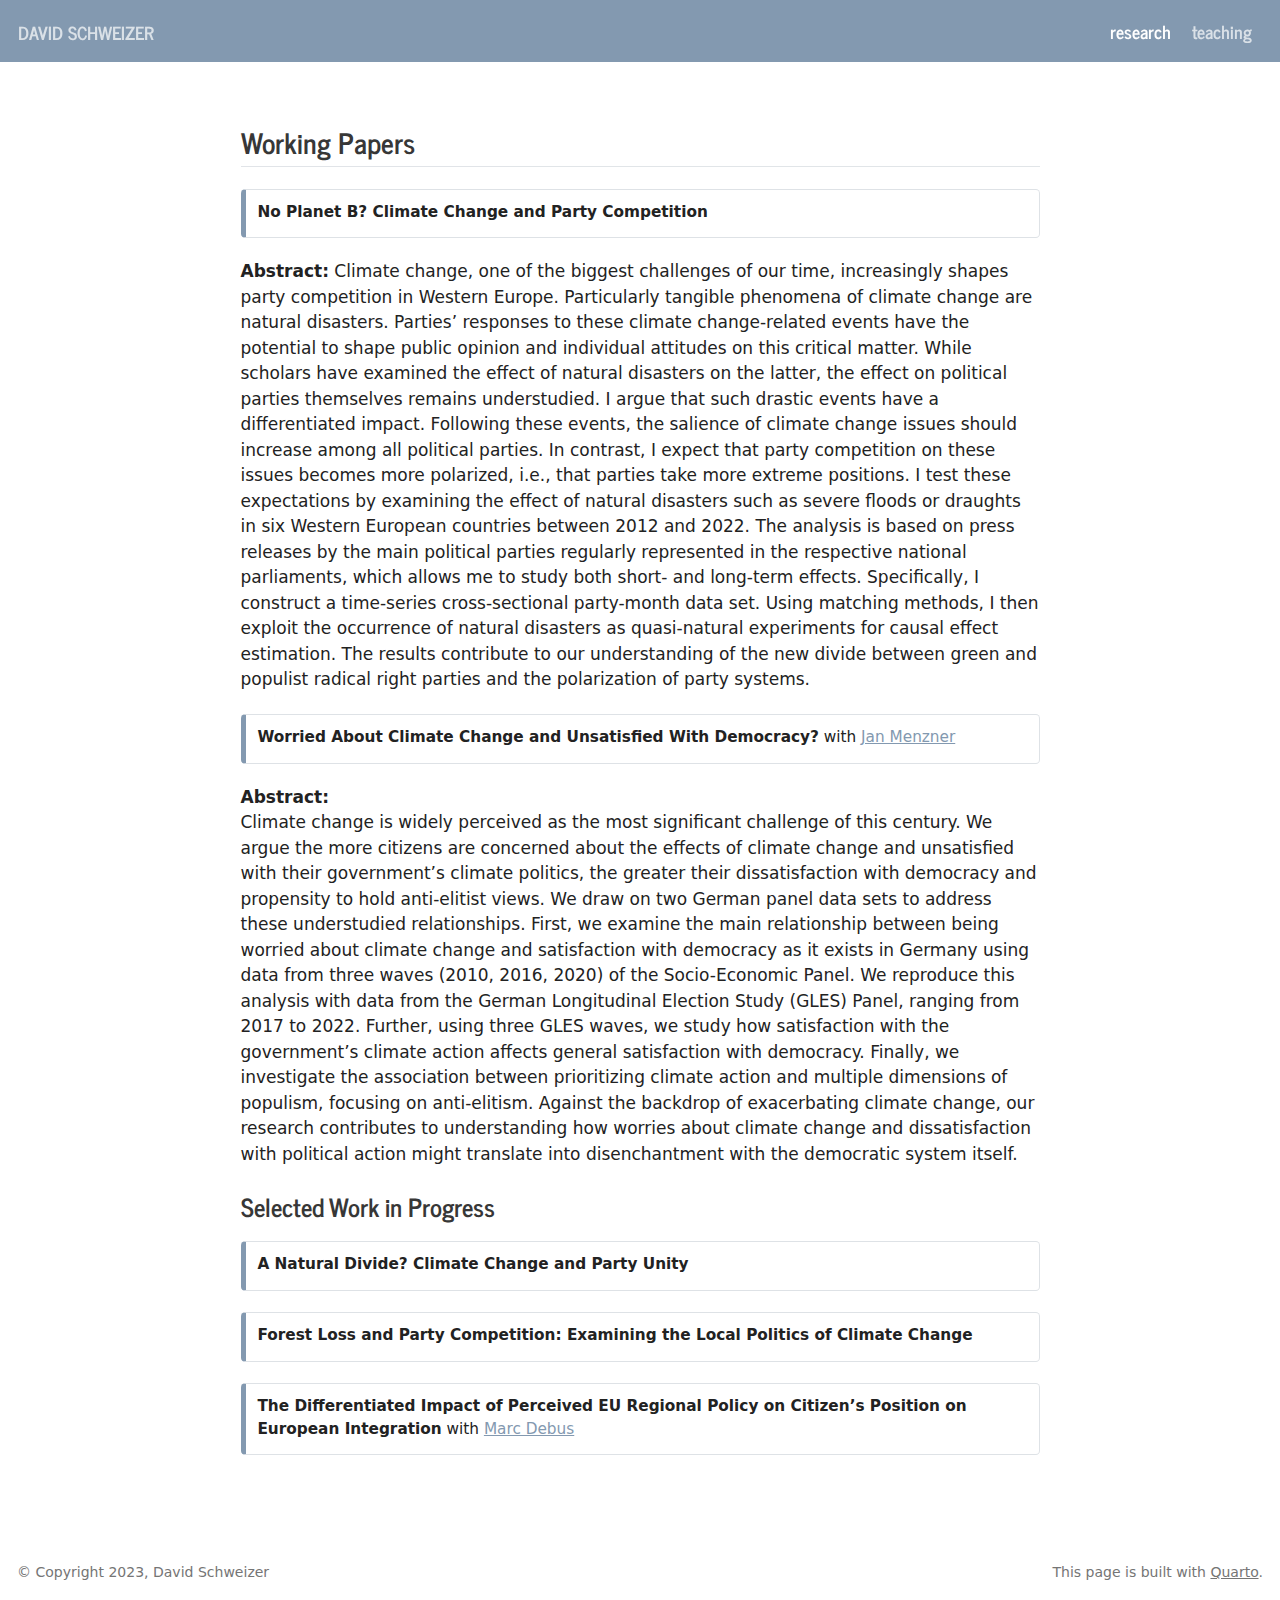
<file: docs/research.html>
<!DOCTYPE html>
<html xmlns="http://www.w3.org/1999/xhtml" lang="en" xml:lang="en"><head>

<meta charset="utf-8">
<meta name="generator" content="quarto-1.2.269">

<meta name="viewport" content="width=device-width, initial-scale=1.0, user-scalable=yes">


<title>David Schweizer -</title>
<style>
code{white-space: pre-wrap;}
span.smallcaps{font-variant: small-caps;}
div.columns{display: flex; gap: min(4vw, 1.5em);}
div.column{flex: auto; overflow-x: auto;}
div.hanging-indent{margin-left: 1.5em; text-indent: -1.5em;}
ul.task-list{list-style: none;}
ul.task-list li input[type="checkbox"] {
  width: 0.8em;
  margin: 0 0.8em 0.2em -1.6em;
  vertical-align: middle;
}
</style>


<script src="site_libs/quarto-nav/quarto-nav.js"></script>
<script src="site_libs/quarto-nav/headroom.min.js"></script>
<script src="site_libs/clipboard/clipboard.min.js"></script>
<script src="site_libs/quarto-html/quarto.js"></script>
<script src="site_libs/quarto-html/popper.min.js"></script>
<script src="site_libs/quarto-html/tippy.umd.min.js"></script>
<script src="site_libs/quarto-html/anchor.min.js"></script>
<link href="site_libs/quarto-html/tippy.css" rel="stylesheet">
<link href="site_libs/quarto-html/quarto-syntax-highlighting.css" rel="stylesheet" id="quarto-text-highlighting-styles">
<script src="site_libs/bootstrap/bootstrap.min.js"></script>
<link href="site_libs/bootstrap/bootstrap-icons.css" rel="stylesheet">
<link href="site_libs/bootstrap/bootstrap.min.css" rel="stylesheet" id="quarto-bootstrap" data-mode="light">
<script id="quarto-search-options" type="application/json">{
  "language": {
    "search-no-results-text": "No results",
    "search-matching-documents-text": "matching documents",
    "search-copy-link-title": "Copy link to search",
    "search-hide-matches-text": "Hide additional matches",
    "search-more-match-text": "more match in this document",
    "search-more-matches-text": "more matches in this document",
    "search-clear-button-title": "Clear",
    "search-detached-cancel-button-title": "Cancel",
    "search-submit-button-title": "Submit"
  }
}</script>


<link rel="stylesheet" href="styles.css">
<link rel="stylesheet" href="icons.css">
</head>

<body class="nav-fixed fullcontent">

<div id="quarto-search-results"></div>
  <header id="quarto-header" class="headroom fixed-top">
    <nav class="navbar navbar-expand-lg navbar-dark ">
      <div class="navbar-container container-fluid">
      <div class="navbar-brand-container">
    <a class="navbar-brand" href="./index.html">
    <span class="navbar-title">David Schweizer</span>
    </a>
  </div>
          <button class="navbar-toggler" type="button" data-bs-toggle="collapse" data-bs-target="#navbarCollapse" aria-controls="navbarCollapse" aria-expanded="false" aria-label="Toggle navigation" onclick="if (window.quartoToggleHeadroom) { window.quartoToggleHeadroom(); }">
  <span class="navbar-toggler-icon"></span>
</button>
          <div class="collapse navbar-collapse" id="navbarCollapse">
            <ul class="navbar-nav navbar-nav-scroll ms-auto">
  <li class="nav-item">
    <a class="nav-link active" href="./research.html" aria-current="page">
 <span class="menu-text">research</span></a>
  </li>  
  <li class="nav-item">
    <a class="nav-link" href="./teaching.html">
 <span class="menu-text">teaching</span></a>
  </li>  
</ul>
          </div> <!-- /navcollapse -->
      </div> <!-- /container-fluid -->
    </nav>
</header>
<!-- content -->
<div id="quarto-content" class="quarto-container page-columns page-rows-contents page-layout-article page-navbar">
<!-- sidebar -->
<!-- margin-sidebar -->
    
<!-- main -->
<main class="content" id="quarto-document-content">



<section id="working-papers" class="level2">
<h2 class="anchored" data-anchor-id="working-papers">Working Papers</h2>
<div class="callout-note callout callout-style-simple no-icon">
<div class="callout-body d-flex">
<div class="callout-icon-container">
<i class="callout-icon no-icon"></i>
</div>
<div class="callout-body-container">
<p><strong>No Planet B? Climate Change and Party Competition</strong></p>
</div>
</div>
</div>
<p><strong>Abstract:</strong> Climate change, one of the biggest challenges of our time, increasingly shapes party competition in Western Europe. Particularly tangible phenomena of climate change are natural disasters. Parties’ responses to these climate change-related events have the potential to shape public opinion and individual attitudes on this critical matter. While scholars have examined the effect of natural disasters on the latter, the effect on political parties themselves remains understudied. I argue that such drastic events have a differentiated impact. Following these events, the salience of climate change issues should increase among all political parties. In contrast, I expect that party competition on these issues becomes more polarized, i.e., that parties take more extreme positions. I test these expectations by examining the effect of natural disasters such as severe floods or draughts in six Western European countries between 2012 and 2022. The analysis is based on press releases by the main political parties regularly represented in the respective national parliaments, which allows me to study both short- and long-term effects. Specifically, I construct a time-series cross-sectional party-month data set. Using matching methods, I then exploit the occurrence of natural disasters as quasi-natural experiments for causal effect estimation. The results contribute to our understanding of the new divide between green and populist radical right parties and the polarization of party systems.</p>
<div class="callout-note callout callout-style-simple no-icon">
<div class="callout-body d-flex">
<div class="callout-icon-container">
<i class="callout-icon no-icon"></i>
</div>
<div class="callout-body-container">
<p><strong>Worried About Climate Change and Unsatisfied With Democracy?</strong> with <a href="https://janmenzner.org/home/">Jan Menzner</a></p>
</div>
</div>
</div>
<p><strong>Abstract:</strong><br>
Climate change is widely perceived as the most significant challenge of this century. We argue the more citizens are concerned about the effects of climate change and unsatisfied with their government’s climate politics, the greater their dissatisfaction with democracy and propensity to hold anti-elitist views. We draw on two German panel data sets to address these understudied relationships. First, we examine the main relationship between being worried about climate change and satisfaction with democracy as it exists in Germany using data from three waves (2010, 2016, 2020) of the Socio-Economic Panel. We reproduce this analysis with data from the German Longitudinal Election Study (GLES) Panel, ranging from 2017 to 2022. Further, using three GLES waves, we study how satisfaction with the government’s climate action affects general satisfaction with democracy. Finally, we investigate the association between prioritizing climate action and multiple dimensions of populism, focusing on anti-elitism. Against the backdrop of exacerbating climate change, our research contributes to understanding how worries about climate change and dissatisfaction with political action might translate into disenchantment with the democratic system itself.</p>
<section id="selected-work-in-progress" class="level3">
<h3 class="anchored" data-anchor-id="selected-work-in-progress">Selected Work in Progress</h3>
<div class="callout-note callout callout-style-simple no-icon">
<div class="callout-body d-flex">
<div class="callout-icon-container">
<i class="callout-icon no-icon"></i>
</div>
<div class="callout-body-container">
<p><strong>A Natural Divide? Climate Change and Party Unity</strong></p>
</div>
</div>
</div>
<div class="callout-note callout callout-style-simple no-icon">
<div class="callout-body d-flex">
<div class="callout-icon-container">
<i class="callout-icon no-icon"></i>
</div>
<div class="callout-body-container">
<p><strong>Forest Loss and Party Competition: Examining the Local Politics of Climate Change</strong></p>
</div>
</div>
</div>
<div class="callout-note callout callout-style-simple no-icon">
<div class="callout-body d-flex">
<div class="callout-icon-container">
<i class="callout-icon no-icon"></i>
</div>
<div class="callout-body-container">
<p><strong>The Differentiated Impact of Perceived EU Regional Policy on Citizen’s Position on European Integration</strong> with <a href="https://www.sowi.uni-mannheim.de/debus/team/lehrstuhlinhaber/">Marc Debus</a></p>
</div>
</div>
</div>


</section>
</section>

</main> <!-- /main -->
<script id="quarto-html-after-body" type="application/javascript">
window.document.addEventListener("DOMContentLoaded", function (event) {
  const toggleBodyColorMode = (bsSheetEl) => {
    const mode = bsSheetEl.getAttribute("data-mode");
    const bodyEl = window.document.querySelector("body");
    if (mode === "dark") {
      bodyEl.classList.add("quarto-dark");
      bodyEl.classList.remove("quarto-light");
    } else {
      bodyEl.classList.add("quarto-light");
      bodyEl.classList.remove("quarto-dark");
    }
  }
  const toggleBodyColorPrimary = () => {
    const bsSheetEl = window.document.querySelector("link#quarto-bootstrap");
    if (bsSheetEl) {
      toggleBodyColorMode(bsSheetEl);
    }
  }
  toggleBodyColorPrimary();  
  const icon = "";
  const anchorJS = new window.AnchorJS();
  anchorJS.options = {
    placement: 'right',
    icon: icon
  };
  anchorJS.add('.anchored');
  const clipboard = new window.ClipboardJS('.code-copy-button', {
    target: function(trigger) {
      return trigger.previousElementSibling;
    }
  });
  clipboard.on('success', function(e) {
    // button target
    const button = e.trigger;
    // don't keep focus
    button.blur();
    // flash "checked"
    button.classList.add('code-copy-button-checked');
    var currentTitle = button.getAttribute("title");
    button.setAttribute("title", "Copied!");
    let tooltip;
    if (window.bootstrap) {
      button.setAttribute("data-bs-toggle", "tooltip");
      button.setAttribute("data-bs-placement", "left");
      button.setAttribute("data-bs-title", "Copied!");
      tooltip = new bootstrap.Tooltip(button, 
        { trigger: "manual", 
          customClass: "code-copy-button-tooltip",
          offset: [0, -8]});
      tooltip.show();    
    }
    setTimeout(function() {
      if (tooltip) {
        tooltip.hide();
        button.removeAttribute("data-bs-title");
        button.removeAttribute("data-bs-toggle");
        button.removeAttribute("data-bs-placement");
      }
      button.setAttribute("title", currentTitle);
      button.classList.remove('code-copy-button-checked');
    }, 1000);
    // clear code selection
    e.clearSelection();
  });
  function tippyHover(el, contentFn) {
    const config = {
      allowHTML: true,
      content: contentFn,
      maxWidth: 500,
      delay: 100,
      arrow: false,
      appendTo: function(el) {
          return el.parentElement;
      },
      interactive: true,
      interactiveBorder: 10,
      theme: 'quarto',
      placement: 'bottom-start'
    };
    window.tippy(el, config); 
  }
  const noterefs = window.document.querySelectorAll('a[role="doc-noteref"]');
  for (var i=0; i<noterefs.length; i++) {
    const ref = noterefs[i];
    tippyHover(ref, function() {
      // use id or data attribute instead here
      let href = ref.getAttribute('data-footnote-href') || ref.getAttribute('href');
      try { href = new URL(href).hash; } catch {}
      const id = href.replace(/^#\/?/, "");
      const note = window.document.getElementById(id);
      return note.innerHTML;
    });
  }
  const findCites = (el) => {
    const parentEl = el.parentElement;
    if (parentEl) {
      const cites = parentEl.dataset.cites;
      if (cites) {
        return {
          el,
          cites: cites.split(' ')
        };
      } else {
        return findCites(el.parentElement)
      }
    } else {
      return undefined;
    }
  };
  var bibliorefs = window.document.querySelectorAll('a[role="doc-biblioref"]');
  for (var i=0; i<bibliorefs.length; i++) {
    const ref = bibliorefs[i];
    const citeInfo = findCites(ref);
    if (citeInfo) {
      tippyHover(citeInfo.el, function() {
        var popup = window.document.createElement('div');
        citeInfo.cites.forEach(function(cite) {
          var citeDiv = window.document.createElement('div');
          citeDiv.classList.add('hanging-indent');
          citeDiv.classList.add('csl-entry');
          var biblioDiv = window.document.getElementById('ref-' + cite);
          if (biblioDiv) {
            citeDiv.innerHTML = biblioDiv.innerHTML;
          }
          popup.appendChild(citeDiv);
        });
        return popup.innerHTML;
      });
    }
  }
});
</script>
</div> <!-- /content -->
<footer class="footer">
  <div class="nav-footer">
    <div class="nav-footer-left">© Copyright 2023, David Schweizer</div>   
    <div class="nav-footer-right">This page is built with <a href="https://quarto.org/">Quarto</a>.</div>
  </div>
</footer>



</body></html>
</file>
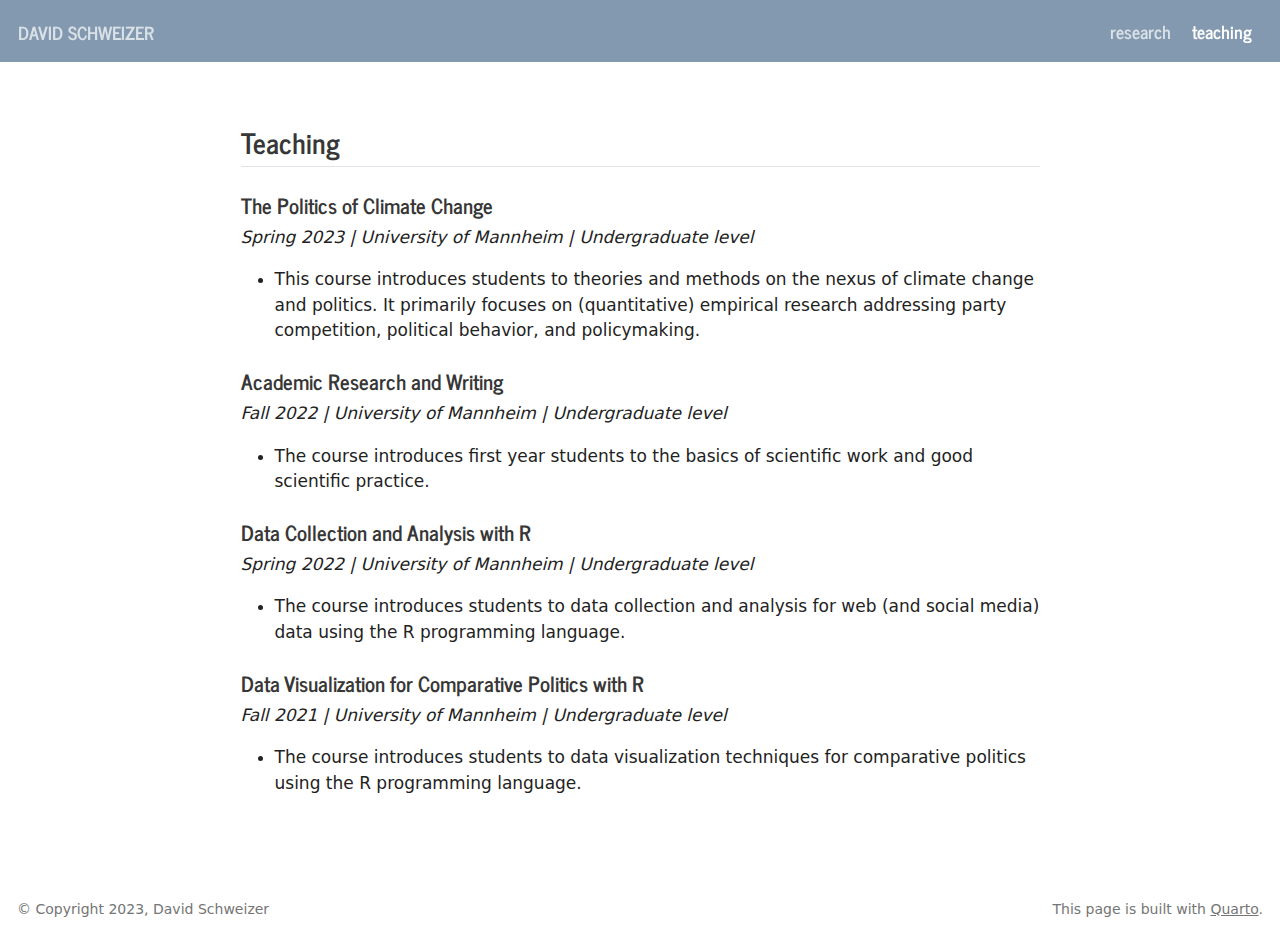
<file: docs/teaching.html>
<!DOCTYPE html>
<html xmlns="http://www.w3.org/1999/xhtml" lang="en" xml:lang="en"><head>

<meta charset="utf-8">
<meta name="generator" content="quarto-1.2.269">

<meta name="viewport" content="width=device-width, initial-scale=1.0, user-scalable=yes">


<title>David Schweizer -</title>
<style>
code{white-space: pre-wrap;}
span.smallcaps{font-variant: small-caps;}
div.columns{display: flex; gap: min(4vw, 1.5em);}
div.column{flex: auto; overflow-x: auto;}
div.hanging-indent{margin-left: 1.5em; text-indent: -1.5em;}
ul.task-list{list-style: none;}
ul.task-list li input[type="checkbox"] {
  width: 0.8em;
  margin: 0 0.8em 0.2em -1.6em;
  vertical-align: middle;
}
</style>


<script src="site_libs/quarto-nav/quarto-nav.js"></script>
<script src="site_libs/quarto-nav/headroom.min.js"></script>
<script src="site_libs/clipboard/clipboard.min.js"></script>
<script src="site_libs/quarto-html/quarto.js"></script>
<script src="site_libs/quarto-html/popper.min.js"></script>
<script src="site_libs/quarto-html/tippy.umd.min.js"></script>
<script src="site_libs/quarto-html/anchor.min.js"></script>
<link href="site_libs/quarto-html/tippy.css" rel="stylesheet">
<link href="site_libs/quarto-html/quarto-syntax-highlighting.css" rel="stylesheet" id="quarto-text-highlighting-styles">
<script src="site_libs/bootstrap/bootstrap.min.js"></script>
<link href="site_libs/bootstrap/bootstrap-icons.css" rel="stylesheet">
<link href="site_libs/bootstrap/bootstrap.min.css" rel="stylesheet" id="quarto-bootstrap" data-mode="light">
<script id="quarto-search-options" type="application/json">{
  "language": {
    "search-no-results-text": "No results",
    "search-matching-documents-text": "matching documents",
    "search-copy-link-title": "Copy link to search",
    "search-hide-matches-text": "Hide additional matches",
    "search-more-match-text": "more match in this document",
    "search-more-matches-text": "more matches in this document",
    "search-clear-button-title": "Clear",
    "search-detached-cancel-button-title": "Cancel",
    "search-submit-button-title": "Submit"
  }
}</script>


<link rel="stylesheet" href="styles.css">
<link rel="stylesheet" href="icons.css">
</head>

<body class="nav-fixed fullcontent">

<div id="quarto-search-results"></div>
  <header id="quarto-header" class="headroom fixed-top">
    <nav class="navbar navbar-expand-lg navbar-dark ">
      <div class="navbar-container container-fluid">
      <div class="navbar-brand-container">
    <a class="navbar-brand" href="./index.html">
    <span class="navbar-title">David Schweizer</span>
    </a>
  </div>
          <button class="navbar-toggler" type="button" data-bs-toggle="collapse" data-bs-target="#navbarCollapse" aria-controls="navbarCollapse" aria-expanded="false" aria-label="Toggle navigation" onclick="if (window.quartoToggleHeadroom) { window.quartoToggleHeadroom(); }">
  <span class="navbar-toggler-icon"></span>
</button>
          <div class="collapse navbar-collapse" id="navbarCollapse">
            <ul class="navbar-nav navbar-nav-scroll ms-auto">
  <li class="nav-item">
    <a class="nav-link" href="./research.html">
 <span class="menu-text">research</span></a>
  </li>  
  <li class="nav-item">
    <a class="nav-link active" href="./teaching.html" aria-current="page">
 <span class="menu-text">teaching</span></a>
  </li>  
</ul>
          </div> <!-- /navcollapse -->
      </div> <!-- /container-fluid -->
    </nav>
</header>
<!-- content -->
<div id="quarto-content" class="quarto-container page-columns page-rows-contents page-layout-article page-navbar">
<!-- sidebar -->
<!-- margin-sidebar -->
    
<!-- main -->
<main class="content" id="quarto-document-content">



<section id="teaching" class="level2">
<h2 class="anchored" data-anchor-id="teaching">Teaching</h2>
<section id="the-politics-of-climate-change" class="level4">
<h4 class="anchored" data-anchor-id="the-politics-of-climate-change">The Politics of Climate Change</h4>
<p><em>Spring 2023 | University of Mannheim | Undergraduate level</em></p>
<ul>
<li>This course introduces students to theories and methods on the nexus of climate change and politics. It primarily focuses on (quantitative) empirical research addressing party competition, political behavior, and policymaking.</li>
</ul>
</section>
<section id="academic-research-and-writing" class="level4">
<h4 class="anchored" data-anchor-id="academic-research-and-writing">Academic Research and Writing</h4>
<p><em>Fall 2022 | University of Mannheim | Undergraduate level</em></p>
<ul>
<li>The course introduces first year students to the basics of scientific work and good scientific practice.</li>
</ul>
</section>
<section id="data-collection-and-analysis-with-r" class="level4">
<h4 class="anchored" data-anchor-id="data-collection-and-analysis-with-r">Data Collection and Analysis with R</h4>
<p><em>Spring 2022 | University of Mannheim | Undergraduate level</em></p>
<ul>
<li>The course introduces students to data collection and analysis for web (and social media) data using the R programming language.</li>
</ul>
</section>
<section id="data-visualization-for-comparative-politics-with-r" class="level4">
<h4 class="anchored" data-anchor-id="data-visualization-for-comparative-politics-with-r">Data Visualization for Comparative Politics with R</h4>
<p><em>Fall 2021 | University of Mannheim | Undergraduate level</em></p>
<ul>
<li>The course introduces students to data visualization techniques for comparative politics using the R programming language.</li>
</ul>


</section>
</section>

</main> <!-- /main -->
<script id="quarto-html-after-body" type="application/javascript">
window.document.addEventListener("DOMContentLoaded", function (event) {
  const toggleBodyColorMode = (bsSheetEl) => {
    const mode = bsSheetEl.getAttribute("data-mode");
    const bodyEl = window.document.querySelector("body");
    if (mode === "dark") {
      bodyEl.classList.add("quarto-dark");
      bodyEl.classList.remove("quarto-light");
    } else {
      bodyEl.classList.add("quarto-light");
      bodyEl.classList.remove("quarto-dark");
    }
  }
  const toggleBodyColorPrimary = () => {
    const bsSheetEl = window.document.querySelector("link#quarto-bootstrap");
    if (bsSheetEl) {
      toggleBodyColorMode(bsSheetEl);
    }
  }
  toggleBodyColorPrimary();  
  const icon = "";
  const anchorJS = new window.AnchorJS();
  anchorJS.options = {
    placement: 'right',
    icon: icon
  };
  anchorJS.add('.anchored');
  const clipboard = new window.ClipboardJS('.code-copy-button', {
    target: function(trigger) {
      return trigger.previousElementSibling;
    }
  });
  clipboard.on('success', function(e) {
    // button target
    const button = e.trigger;
    // don't keep focus
    button.blur();
    // flash "checked"
    button.classList.add('code-copy-button-checked');
    var currentTitle = button.getAttribute("title");
    button.setAttribute("title", "Copied!");
    let tooltip;
    if (window.bootstrap) {
      button.setAttribute("data-bs-toggle", "tooltip");
      button.setAttribute("data-bs-placement", "left");
      button.setAttribute("data-bs-title", "Copied!");
      tooltip = new bootstrap.Tooltip(button, 
        { trigger: "manual", 
          customClass: "code-copy-button-tooltip",
          offset: [0, -8]});
      tooltip.show();    
    }
    setTimeout(function() {
      if (tooltip) {
        tooltip.hide();
        button.removeAttribute("data-bs-title");
        button.removeAttribute("data-bs-toggle");
        button.removeAttribute("data-bs-placement");
      }
      button.setAttribute("title", currentTitle);
      button.classList.remove('code-copy-button-checked');
    }, 1000);
    // clear code selection
    e.clearSelection();
  });
  function tippyHover(el, contentFn) {
    const config = {
      allowHTML: true,
      content: contentFn,
      maxWidth: 500,
      delay: 100,
      arrow: false,
      appendTo: function(el) {
          return el.parentElement;
      },
      interactive: true,
      interactiveBorder: 10,
      theme: 'quarto',
      placement: 'bottom-start'
    };
    window.tippy(el, config); 
  }
  const noterefs = window.document.querySelectorAll('a[role="doc-noteref"]');
  for (var i=0; i<noterefs.length; i++) {
    const ref = noterefs[i];
    tippyHover(ref, function() {
      // use id or data attribute instead here
      let href = ref.getAttribute('data-footnote-href') || ref.getAttribute('href');
      try { href = new URL(href).hash; } catch {}
      const id = href.replace(/^#\/?/, "");
      const note = window.document.getElementById(id);
      return note.innerHTML;
    });
  }
  const findCites = (el) => {
    const parentEl = el.parentElement;
    if (parentEl) {
      const cites = parentEl.dataset.cites;
      if (cites) {
        return {
          el,
          cites: cites.split(' ')
        };
      } else {
        return findCites(el.parentElement)
      }
    } else {
      return undefined;
    }
  };
  var bibliorefs = window.document.querySelectorAll('a[role="doc-biblioref"]');
  for (var i=0; i<bibliorefs.length; i++) {
    const ref = bibliorefs[i];
    const citeInfo = findCites(ref);
    if (citeInfo) {
      tippyHover(citeInfo.el, function() {
        var popup = window.document.createElement('div');
        citeInfo.cites.forEach(function(cite) {
          var citeDiv = window.document.createElement('div');
          citeDiv.classList.add('hanging-indent');
          citeDiv.classList.add('csl-entry');
          var biblioDiv = window.document.getElementById('ref-' + cite);
          if (biblioDiv) {
            citeDiv.innerHTML = biblioDiv.innerHTML;
          }
          popup.appendChild(citeDiv);
        });
        return popup.innerHTML;
      });
    }
  }
});
</script>
</div> <!-- /content -->
<footer class="footer">
  <div class="nav-footer">
    <div class="nav-footer-left">© Copyright 2023, David Schweizer</div>   
    <div class="nav-footer-right">This page is built with <a href="https://quarto.org/">Quarto</a>.</div>
  </div>
</footer>



</body></html>
</file>
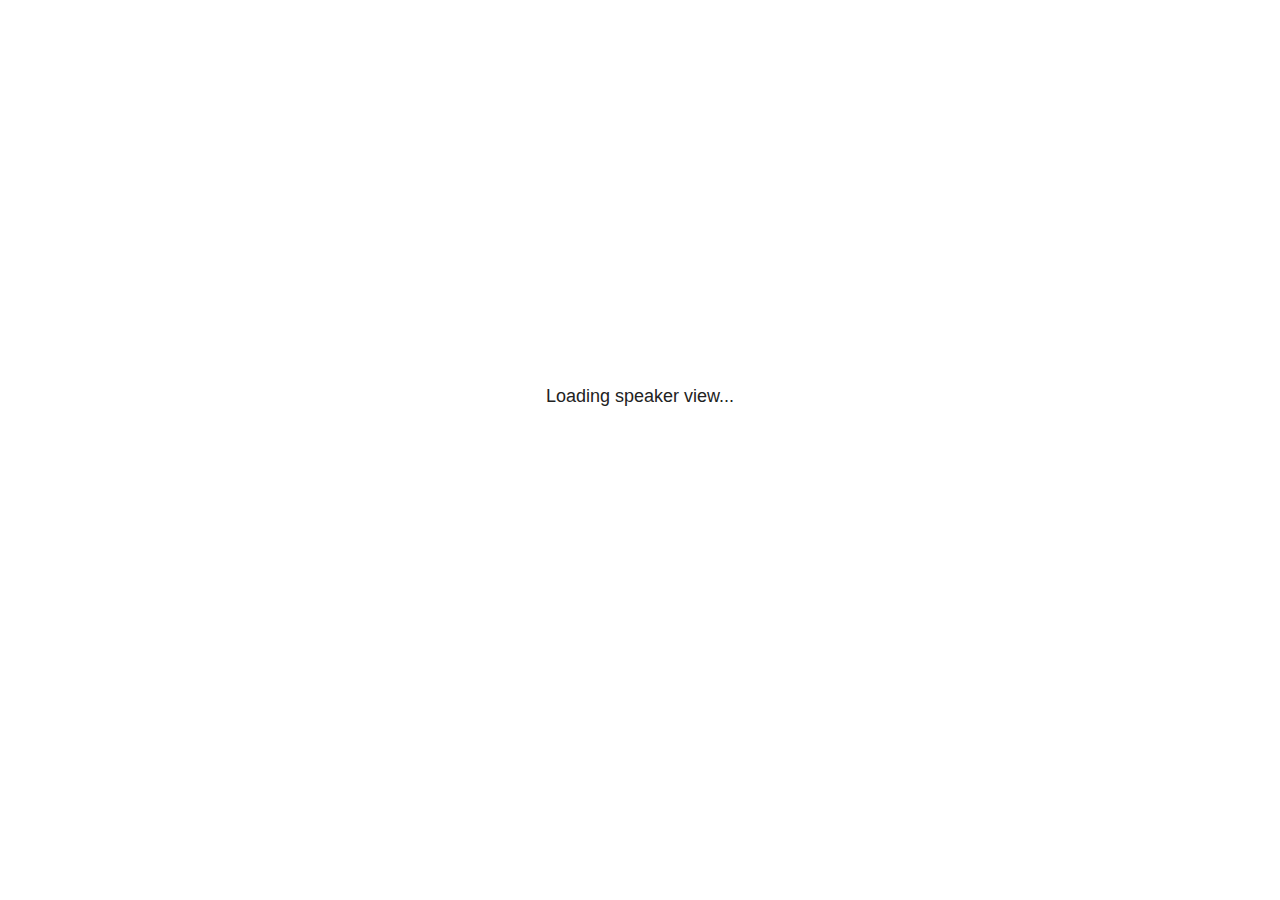
<file: docs/site_libs/revealjs/plugin/notes/speaker-view.html>
<!--
	NOTE: You need to build the notes plugin after making changes to this file.
-->
<html lang="en">
	<head>
		<meta charset="utf-8">

		<title>reveal.js - Speaker View</title>

		<style>
			body {
				font-family: Helvetica;
				font-size: 18px;
			}

			#current-slide,
			#upcoming-slide,
			#speaker-controls {
				padding: 6px;
				box-sizing: border-box;
				-moz-box-sizing: border-box;
			}

			#current-slide iframe,
			#upcoming-slide iframe {
				width: 100%;
				height: 100%;
				border: 1px solid #ddd;
			}

			#current-slide .label,
			#upcoming-slide .label {
				position: absolute;
				top: 10px;
				left: 10px;
				z-index: 2;
			}

			#connection-status {
				position: absolute;
				top: 0;
				left: 0;
				width: 100%;
				height: 100%;
				z-index: 20;
				padding: 30% 20% 20% 20%;
				font-size: 18px;
				color: #222;
				background: #fff;
				text-align: center;
				box-sizing: border-box;
				line-height: 1.4;
			}

			.overlay-element {
				height: 34px;
				line-height: 34px;
				padding: 0 10px;
				text-shadow: none;
				background: rgba( 220, 220, 220, 0.8 );
				color: #222;
				font-size: 14px;
			}

			.overlay-element.interactive:hover {
				background: rgba( 220, 220, 220, 1 );
			}

			#current-slide {
				position: absolute;
				width: 60%;
				height: 100%;
				top: 0;
				left: 0;
				padding-right: 0;
			}

			#upcoming-slide {
				position: absolute;
				width: 40%;
				height: 40%;
				right: 0;
				top: 0;
			}

			/* Speaker controls */
			#speaker-controls {
				position: absolute;
				top: 40%;
				right: 0;
				width: 40%;
				height: 60%;
				overflow: auto;
				font-size: 18px;
			}

				.speaker-controls-time.hidden,
				.speaker-controls-notes.hidden {
					display: none;
				}

				.speaker-controls-time .label,
				.speaker-controls-pace .label,
				.speaker-controls-notes .label {
					text-transform: uppercase;
					font-weight: normal;
					font-size: 0.66em;
					color: #666;
					margin: 0;
				}

				.speaker-controls-time, .speaker-controls-pace {
					border-bottom: 1px solid rgba( 200, 200, 200, 0.5 );
					margin-bottom: 10px;
					padding: 10px 16px;
					padding-bottom: 20px;
					cursor: pointer;
				}

				.speaker-controls-time .reset-button {
					opacity: 0;
					float: right;
					color: #666;
					text-decoration: none;
				}
				.speaker-controls-time:hover .reset-button {
					opacity: 1;
				}

				.speaker-controls-time .timer,
				.speaker-controls-time .clock {
					width: 50%;
				}

				.speaker-controls-time .timer,
				.speaker-controls-time .clock,
				.speaker-controls-time .pacing .hours-value,
				.speaker-controls-time .pacing .minutes-value,
				.speaker-controls-time .pacing .seconds-value {
					font-size: 1.9em;
				}

				.speaker-controls-time .timer {
					float: left;
				}

				.speaker-controls-time .clock {
					float: right;
					text-align: right;
				}

				.speaker-controls-time span.mute {
					opacity: 0.3;
				}

				.speaker-controls-time .pacing-title {
					margin-top: 5px;
				}

				.speaker-controls-time .pacing.ahead {
					color: blue;
				}

				.speaker-controls-time .pacing.on-track {
					color: green;
				}

				.speaker-controls-time .pacing.behind {
					color: red;
				}

				.speaker-controls-notes {
					padding: 10px 16px;
				}

				.speaker-controls-notes .value {
					margin-top: 5px;
					line-height: 1.4;
					font-size: 1.2em;
				}

			/* Layout selector */
			#speaker-layout {
				position: absolute;
				top: 10px;
				right: 10px;
				color: #222;
				z-index: 10;
			}
				#speaker-layout select {
					position: absolute;
					width: 100%;
					height: 100%;
					top: 0;
					left: 0;
					border: 0;
					box-shadow: 0;
					cursor: pointer;
					opacity: 0;

					font-size: 1em;
					background-color: transparent;

					-moz-appearance: none;
					-webkit-appearance: none;
					-webkit-tap-highlight-color: rgba(0, 0, 0, 0);
				}

				#speaker-layout select:focus {
					outline: none;
					box-shadow: none;
				}

			.clear {
				clear: both;
			}

			/* Speaker layout: Wide */
			body[data-speaker-layout="wide"] #current-slide,
			body[data-speaker-layout="wide"] #upcoming-slide {
				width: 50%;
				height: 45%;
				padding: 6px;
			}

			body[data-speaker-layout="wide"] #current-slide {
				top: 0;
				left: 0;
			}

			body[data-speaker-layout="wide"] #upcoming-slide {
				top: 0;
				left: 50%;
			}

			body[data-speaker-layout="wide"] #speaker-controls {
				top: 45%;
				left: 0;
				width: 100%;
				height: 50%;
				font-size: 1.25em;
			}

			/* Speaker layout: Tall */
			body[data-speaker-layout="tall"] #current-slide,
			body[data-speaker-layout="tall"] #upcoming-slide {
				width: 45%;
				height: 50%;
				padding: 6px;
			}

			body[data-speaker-layout="tall"] #current-slide {
				top: 0;
				left: 0;
			}

			body[data-speaker-layout="tall"] #upcoming-slide {
				top: 50%;
				left: 0;
			}

			body[data-speaker-layout="tall"] #speaker-controls {
				padding-top: 40px;
				top: 0;
				left: 45%;
				width: 55%;
				height: 100%;
				font-size: 1.25em;
			}

			/* Speaker layout: Notes only */
			body[data-speaker-layout="notes-only"] #current-slide,
			body[data-speaker-layout="notes-only"] #upcoming-slide {
				display: none;
			}

			body[data-speaker-layout="notes-only"] #speaker-controls {
				padding-top: 40px;
				top: 0;
				left: 0;
				width: 100%;
				height: 100%;
				font-size: 1.25em;
			}

			@media screen and (max-width: 1080px) {
				body[data-speaker-layout="default"] #speaker-controls {
					font-size: 16px;
				}
			}

			@media screen and (max-width: 900px) {
				body[data-speaker-layout="default"] #speaker-controls {
					font-size: 14px;
				}
			}

			@media screen and (max-width: 800px) {
				body[data-speaker-layout="default"] #speaker-controls {
					font-size: 12px;
				}
			}

		</style>
	</head>

	<body>

		<div id="connection-status">Loading speaker view...</div>

		<div id="current-slide"></div>
		<div id="upcoming-slide"><span class="overlay-element label">Upcoming</span></div>
		<div id="speaker-controls">
			<div class="speaker-controls-time">
				<h4 class="label">Time <span class="reset-button">Click to Reset</span></h4>
				<div class="clock">
					<span class="clock-value">0:00 AM</span>
				</div>
				<div class="timer">
					<span class="hours-value">00</span><span class="minutes-value">:00</span><span class="seconds-value">:00</span>
				</div>
				<div class="clear"></div>

				<h4 class="label pacing-title" style="display: none">Pacing – Time to finish current slide</h4>
				<div class="pacing" style="display: none">
					<span class="hours-value">00</span><span class="minutes-value">:00</span><span class="seconds-value">:00</span>
				</div>
			</div>

			<div class="speaker-controls-notes hidden">
				<h4 class="label">Notes</h4>
				<div class="value"></div>
			</div>
		</div>
		<div id="speaker-layout" class="overlay-element interactive">
			<span class="speaker-layout-label"></span>
			<select class="speaker-layout-dropdown"></select>
		</div>

		<script>

			(function() {

				var notes,
					notesValue,
					currentState,
					currentSlide,
					upcomingSlide,
					layoutLabel,
					layoutDropdown,
					pendingCalls = {},
					lastRevealApiCallId = 0,
					connected = false,
					whitelistedWindows = [window.opener];

				var SPEAKER_LAYOUTS = {
					'default': 'Default',
					'wide': 'Wide',
					'tall': 'Tall',
					'notes-only': 'Notes only'
				};

				setupLayout();

				var connectionStatus = document.querySelector( '#connection-status' );
				var connectionTimeout = setTimeout( function() {
					connectionStatus.innerHTML = 'Error connecting to main window.<br>Please try closing and reopening the speaker view.';
				}, 5000 );
;
				window.addEventListener( 'message', function( event ) {

					// Validate the origin of this message to prevent XSS
					if( window.location.origin !== event.origin && whitelistedWindows.indexOf( event.source ) === -1 ) {
						return;
					}

					clearTimeout( connectionTimeout );
					connectionStatus.style.display = 'none';

					var data = JSON.parse( event.data );

					// The overview mode is only useful to the reveal.js instance
					// where navigation occurs so we don't sync it
					if( data.state ) delete data.state.overview;

					// Messages sent by the notes plugin inside of the main window
					if( data && data.namespace === 'reveal-notes' ) {
						if( data.type === 'connect' ) {
							handleConnectMessage( data );
						}
						else if( data.type === 'state' ) {
							handleStateMessage( data );
						}
						else if( data.type === 'return' ) {
							pendingCalls[data.callId](data.result);
							delete pendingCalls[data.callId];
						}
					}
					// Messages sent by the reveal.js inside of the current slide preview
					else if( data && data.namespace === 'reveal' ) {
						if( /ready/.test( data.eventName ) ) {
							// Send a message back to notify that the handshake is complete
							window.opener.postMessage( JSON.stringify({ namespace: 'reveal-notes', type: 'connected'} ), '*' );
						}
						else if( /slidechanged|fragmentshown|fragmenthidden|paused|resumed/.test( data.eventName ) && currentState !== JSON.stringify( data.state ) ) {

							dispatchStateToMainWindow( data.state );

						}
					}

				} );

				/**
				 * Updates the presentation in the main window to match the state
				 * of the presentation in the notes window.
				 */
				const dispatchStateToMainWindow = debounce(( state ) => {
					window.opener.postMessage( JSON.stringify({ method: 'setState', args: [ state ]} ), '*' );
				}, 500);

				/**
				 * Asynchronously calls the Reveal.js API of the main frame.
				 */
				function callRevealApi( methodName, methodArguments, callback ) {

					var callId = ++lastRevealApiCallId;
					pendingCalls[callId] = callback;
					window.opener.postMessage( JSON.stringify( {
						namespace: 'reveal-notes',
						type: 'call',
						callId: callId,
						methodName: methodName,
						arguments: methodArguments
					} ), '*' );

				}

				/**
				 * Called when the main window is trying to establish a
				 * connection.
				 */
				function handleConnectMessage( data ) {

					if( connected === false ) {
						connected = true;

						setupIframes( data );
						setupKeyboard();
						setupNotes();
						setupTimer();
						setupHeartbeat();
					}

				}

				/**
				 * Called when the main window sends an updated state.
				 */
				function handleStateMessage( data ) {

					// Store the most recently set state to avoid circular loops
					// applying the same state
					currentState = JSON.stringify( data.state );

					// No need for updating the notes in case of fragment changes
					if ( data.notes ) {
						notes.classList.remove( 'hidden' );
						notesValue.style.whiteSpace = data.whitespace;
						if( data.markdown ) {
							notesValue.innerHTML = marked( data.notes );
						}
						else {
							notesValue.innerHTML = data.notes;
						}
					}
					else {
						notes.classList.add( 'hidden' );
					}

					// Update the note slides
					currentSlide.contentWindow.postMessage( JSON.stringify({ method: 'setState', args: [ data.state ] }), '*' );
					upcomingSlide.contentWindow.postMessage( JSON.stringify({ method: 'setState', args: [ data.state ] }), '*' );
					upcomingSlide.contentWindow.postMessage( JSON.stringify({ method: 'next' }), '*' );

				}

				// Limit to max one state update per X ms
				handleStateMessage = debounce( handleStateMessage, 200 );

				/**
				 * Forward keyboard events to the current slide window.
				 * This enables keyboard events to work even if focus
				 * isn't set on the current slide iframe.
				 *
				 * Block F5 default handling, it reloads and disconnects
				 * the speaker notes window.
				 */
				function setupKeyboard() {

					document.addEventListener( 'keydown', function( event ) {
						if( event.keyCode === 116 || ( event.metaKey && event.keyCode === 82 ) ) {
							event.preventDefault();
							return false;
						}
						currentSlide.contentWindow.postMessage( JSON.stringify({ method: 'triggerKey', args: [ event.keyCode ] }), '*' );
					} );

				}

				/**
				 * Creates the preview iframes.
				 */
				function setupIframes( data ) {

					var params = [
						'receiver',
						'progress=false',
						'history=false',
						'transition=none',
						'autoSlide=0',
						'backgroundTransition=none'
					].join( '&' );

					var urlSeparator = /\?/.test(data.url) ? '&' : '?';
					var hash = '#/' + data.state.indexh + '/' + data.state.indexv;
					var currentURL = data.url + urlSeparator + params + '&postMessageEvents=true' + hash;
					var upcomingURL = data.url + urlSeparator + params + '&controls=false' + hash;

					currentSlide = document.createElement( 'iframe' );
					currentSlide.setAttribute( 'width', 1280 );
					currentSlide.setAttribute( 'height', 1024 );
					currentSlide.setAttribute( 'src', currentURL );
					document.querySelector( '#current-slide' ).appendChild( currentSlide );

					upcomingSlide = document.createElement( 'iframe' );
					upcomingSlide.setAttribute( 'width', 640 );
					upcomingSlide.setAttribute( 'height', 512 );
					upcomingSlide.setAttribute( 'src', upcomingURL );
					document.querySelector( '#upcoming-slide' ).appendChild( upcomingSlide );

					whitelistedWindows.push( currentSlide.contentWindow, upcomingSlide.contentWindow );

				}

				/**
				 * Setup the notes UI.
				 */
				function setupNotes() {

					notes = document.querySelector( '.speaker-controls-notes' );
					notesValue = document.querySelector( '.speaker-controls-notes .value' );

				}

				/**
				 * We send out a heartbeat at all times to ensure we can
				 * reconnect with the main presentation window after reloads.
				 */
				function setupHeartbeat() {

					setInterval( () => {
						window.opener.postMessage( JSON.stringify({ namespace: 'reveal-notes', type: 'heartbeat'} ), '*' );
					}, 1000 );

				}

				function getTimings( callback ) {

					callRevealApi( 'getSlidesAttributes', [], function ( slideAttributes ) {
						callRevealApi( 'getConfig', [], function ( config ) {
							var totalTime = config.totalTime;
							var minTimePerSlide = config.minimumTimePerSlide || 0;
							var defaultTiming = config.defaultTiming;
							if ((defaultTiming == null) && (totalTime == null)) {
								callback(null);
								return;
							}
							// Setting totalTime overrides defaultTiming
							if (totalTime) {
								defaultTiming = 0;
							}
							var timings = [];
							for ( var i in slideAttributes ) {
								var slide = slideAttributes[ i ];
								var timing = defaultTiming;
								if( slide.hasOwnProperty( 'data-timing' )) {
									var t = slide[ 'data-timing' ];
									timing = parseInt(t);
									if( isNaN(timing) ) {
										console.warn("Could not parse timing '" + t + "' of slide " + i + "; using default of " + defaultTiming);
										timing = defaultTiming;
									}
								}
								timings.push(timing);
							}
							if ( totalTime ) {
								// After we've allocated time to individual slides, we summarize it and
								// subtract it from the total time
								var remainingTime = totalTime - timings.reduce( function(a, b) { return a + b; }, 0 );
								// The remaining time is divided by the number of slides that have 0 seconds
								// allocated at the moment, giving the average time-per-slide on the remaining slides
								var remainingSlides = (timings.filter( function(x) { return x == 0 }) ).length
								var timePerSlide = Math.round( remainingTime / remainingSlides, 0 )
								// And now we replace every zero-value timing with that average
								timings = timings.map( function(x) { return (x==0 ? timePerSlide : x) } );
							}
							var slidesUnderMinimum = timings.filter( function(x) { return (x < minTimePerSlide) } ).length
							if ( slidesUnderMinimum ) {
								message = "The pacing time for " + slidesUnderMinimum + " slide(s) is under the configured minimum of " + minTimePerSlide + " seconds. Check the data-timing attribute on individual slides, or consider increasing the totalTime or minimumTimePerSlide configuration options (or removing some slides).";
								alert(message);
							}
							callback( timings );
						} );
					} );

				}

				/**
				 * Return the number of seconds allocated for presenting
				 * all slides up to and including this one.
				 */
				function getTimeAllocated( timings, callback ) {

					callRevealApi( 'getSlidePastCount', [], function ( currentSlide ) {
						var allocated = 0;
						for (var i in timings.slice(0, currentSlide + 1)) {
							allocated += timings[i];
						}
						callback( allocated );
					} );

				}

				/**
				 * Create the timer and clock and start updating them
				 * at an interval.
				 */
				function setupTimer() {

					var start = new Date(),
					timeEl = document.querySelector( '.speaker-controls-time' ),
					clockEl = timeEl.querySelector( '.clock-value' ),
					hoursEl = timeEl.querySelector( '.hours-value' ),
					minutesEl = timeEl.querySelector( '.minutes-value' ),
					secondsEl = timeEl.querySelector( '.seconds-value' ),
					pacingTitleEl = timeEl.querySelector( '.pacing-title' ),
					pacingEl = timeEl.querySelector( '.pacing' ),
					pacingHoursEl = pacingEl.querySelector( '.hours-value' ),
					pacingMinutesEl = pacingEl.querySelector( '.minutes-value' ),
					pacingSecondsEl = pacingEl.querySelector( '.seconds-value' );

					var timings = null;
					getTimings( function ( _timings ) {

						timings = _timings;
						if (_timings !== null) {
							pacingTitleEl.style.removeProperty('display');
							pacingEl.style.removeProperty('display');
						}

						// Update once directly
						_updateTimer();

						// Then update every second
						setInterval( _updateTimer, 1000 );

					} );


					function _resetTimer() {

						if (timings == null) {
							start = new Date();
							_updateTimer();
						}
						else {
							// Reset timer to beginning of current slide
							getTimeAllocated( timings, function ( slideEndTimingSeconds ) {
								var slideEndTiming = slideEndTimingSeconds * 1000;
								callRevealApi( 'getSlidePastCount', [], function ( currentSlide ) {
									var currentSlideTiming = timings[currentSlide] * 1000;
									var previousSlidesTiming = slideEndTiming - currentSlideTiming;
									var now = new Date();
									start = new Date(now.getTime() - previousSlidesTiming);
									_updateTimer();
								} );
							} );
						}

					}

					timeEl.addEventListener( 'click', function() {
						_resetTimer();
						return false;
					} );

					function _displayTime( hrEl, minEl, secEl, time) {

						var sign = Math.sign(time) == -1 ? "-" : "";
						time = Math.abs(Math.round(time / 1000));
						var seconds = time % 60;
						var minutes = Math.floor( time / 60 ) % 60 ;
						var hours = Math.floor( time / ( 60 * 60 )) ;
						hrEl.innerHTML = sign + zeroPadInteger( hours );
						if (hours == 0) {
							hrEl.classList.add( 'mute' );
						}
						else {
							hrEl.classList.remove( 'mute' );
						}
						minEl.innerHTML = ':' + zeroPadInteger( minutes );
						if (hours == 0 && minutes == 0) {
							minEl.classList.add( 'mute' );
						}
						else {
							minEl.classList.remove( 'mute' );
						}
						secEl.innerHTML = ':' + zeroPadInteger( seconds );
					}

					function _updateTimer() {

						var diff, hours, minutes, seconds,
						now = new Date();

						diff = now.getTime() - start.getTime();

						clockEl.innerHTML = now.toLocaleTimeString( 'en-US', { hour12: true, hour: '2-digit', minute:'2-digit' } );
						_displayTime( hoursEl, minutesEl, secondsEl, diff );
						if (timings !== null) {
							_updatePacing(diff);
						}

					}

					function _updatePacing(diff) {

						getTimeAllocated( timings, function ( slideEndTimingSeconds ) {
							var slideEndTiming = slideEndTimingSeconds * 1000;

							callRevealApi( 'getSlidePastCount', [], function ( currentSlide ) {
								var currentSlideTiming = timings[currentSlide] * 1000;
								var timeLeftCurrentSlide = slideEndTiming - diff;
								if (timeLeftCurrentSlide < 0) {
									pacingEl.className = 'pacing behind';
								}
								else if (timeLeftCurrentSlide < currentSlideTiming) {
									pacingEl.className = 'pacing on-track';
								}
								else {
									pacingEl.className = 'pacing ahead';
								}
								_displayTime( pacingHoursEl, pacingMinutesEl, pacingSecondsEl, timeLeftCurrentSlide );
							} );
						} );
					}

				}

				/**
				 * Sets up the speaker view layout and layout selector.
				 */
				function setupLayout() {

					layoutDropdown = document.querySelector( '.speaker-layout-dropdown' );
					layoutLabel = document.querySelector( '.speaker-layout-label' );

					// Render the list of available layouts
					for( var id in SPEAKER_LAYOUTS ) {
						var option = document.createElement( 'option' );
						option.setAttribute( 'value', id );
						option.textContent = SPEAKER_LAYOUTS[ id ];
						layoutDropdown.appendChild( option );
					}

					// Monitor the dropdown for changes
					layoutDropdown.addEventListener( 'change', function( event ) {

						setLayout( layoutDropdown.value );

					}, false );

					// Restore any currently persisted layout
					setLayout( getLayout() );

				}

				/**
				 * Sets a new speaker view layout. The layout is persisted
				 * in local storage.
				 */
				function setLayout( value ) {

					var title = SPEAKER_LAYOUTS[ value ];

					layoutLabel.innerHTML = 'Layout' + ( title ? ( ': ' + title ) : '' );
					layoutDropdown.value = value;

					document.body.setAttribute( 'data-speaker-layout', value );

					// Persist locally
					if( supportsLocalStorage() ) {
						window.localStorage.setItem( 'reveal-speaker-layout', value );
					}

				}

				/**
				 * Returns the ID of the most recently set speaker layout
				 * or our default layout if none has been set.
				 */
				function getLayout() {

					if( supportsLocalStorage() ) {
						var layout = window.localStorage.getItem( 'reveal-speaker-layout' );
						if( layout ) {
							return layout;
						}
					}

					// Default to the first record in the layouts hash
					for( var id in SPEAKER_LAYOUTS ) {
						return id;
					}

				}

				function supportsLocalStorage() {

					try {
						localStorage.setItem('test', 'test');
						localStorage.removeItem('test');
						return true;
					}
					catch( e ) {
						return false;
					}

				}

				function zeroPadInteger( num ) {

					var str = '00' + parseInt( num );
					return str.substring( str.length - 2 );

				}

				/**
				 * Limits the frequency at which a function can be called.
				 */
				function debounce( fn, ms ) {

					var lastTime = 0,
						timeout;

					return function() {

						var args = arguments;
						var context = this;

						clearTimeout( timeout );

						var timeSinceLastCall = Date.now() - lastTime;
						if( timeSinceLastCall > ms ) {
							fn.apply( context, args );
							lastTime = Date.now();
						}
						else {
							timeout = setTimeout( function() {
								fn.apply( context, args );
								lastTime = Date.now();
							}, ms - timeSinceLastCall );
						}

					}

				}

			})();

		</script>
	</body>
</html>
</file>
<file: docs/site_libs/quarto-html/tippy.css>
.tippy-box[data-animation=fade][data-state=hidden]{opacity:0}[data-tippy-root]{max-width:calc(100vw - 10px)}.tippy-box{position:relative;background-color:#333;color:#fff;border-radius:4px;font-size:14px;line-height:1.4;white-space:normal;outline:0;transition-property:transform,visibility,opacity}.tippy-box[data-placement^=top]>.tippy-arrow{bottom:0}.tippy-box[data-placement^=top]>.tippy-arrow:before{bottom:-7px;left:0;border-width:8px 8px 0;border-top-color:initial;transform-origin:center top}.tippy-box[data-placement^=bottom]>.tippy-arrow{top:0}.tippy-box[data-placement^=bottom]>.tippy-arrow:before{top:-7px;left:0;border-width:0 8px 8px;border-bottom-color:initial;transform-origin:center bottom}.tippy-box[data-placement^=left]>.tippy-arrow{right:0}.tippy-box[data-placement^=left]>.tippy-arrow:before{border-width:8px 0 8px 8px;border-left-color:initial;right:-7px;transform-origin:center left}.tippy-box[data-placement^=right]>.tippy-arrow{left:0}.tippy-box[data-placement^=right]>.tippy-arrow:before{left:-7px;border-width:8px 8px 8px 0;border-right-color:initial;transform-origin:center right}.tippy-box[data-inertia][data-state=visible]{transition-timing-function:cubic-bezier(.54,1.5,.38,1.11)}.tippy-arrow{width:16px;height:16px;color:#333}.tippy-arrow:before{content:"";position:absolute;border-color:transparent;border-style:solid}.tippy-content{position:relative;padding:5px 9px;z-index:1}
</file>
<file: docs/site_libs/quarto-html/quarto-syntax-highlighting.css>
/* quarto syntax highlight colors */
:root {
  --quarto-hl-ot-color: #003B4F;
  --quarto-hl-at-color: #657422;
  --quarto-hl-ss-color: #20794D;
  --quarto-hl-an-color: #5E5E5E;
  --quarto-hl-fu-color: #4758AB;
  --quarto-hl-st-color: #20794D;
  --quarto-hl-cf-color: #003B4F;
  --quarto-hl-op-color: #5E5E5E;
  --quarto-hl-er-color: #AD0000;
  --quarto-hl-bn-color: #AD0000;
  --quarto-hl-al-color: #AD0000;
  --quarto-hl-va-color: #111111;
  --quarto-hl-bu-color: inherit;
  --quarto-hl-ex-color: inherit;
  --quarto-hl-pp-color: #AD0000;
  --quarto-hl-in-color: #5E5E5E;
  --quarto-hl-vs-color: #20794D;
  --quarto-hl-wa-color: #5E5E5E;
  --quarto-hl-do-color: #5E5E5E;
  --quarto-hl-im-color: #00769E;
  --quarto-hl-ch-color: #20794D;
  --quarto-hl-dt-color: #AD0000;
  --quarto-hl-fl-color: #AD0000;
  --quarto-hl-co-color: #5E5E5E;
  --quarto-hl-cv-color: #5E5E5E;
  --quarto-hl-cn-color: #8f5902;
  --quarto-hl-sc-color: #5E5E5E;
  --quarto-hl-dv-color: #AD0000;
  --quarto-hl-kw-color: #003B4F;
}

/* other quarto variables */
:root {
  --quarto-font-monospace: SFMono-Regular, Menlo, Monaco, Consolas, "Liberation Mono", "Courier New", monospace;
}

pre > code.sourceCode > span {
  color: #003B4F;
}

code span {
  color: #003B4F;
}

code.sourceCode > span {
  color: #003B4F;
}

div.sourceCode,
div.sourceCode pre.sourceCode {
  color: #003B4F;
}

code span.ot {
  color: #003B4F;
  font-style: inherit;
}

code span.at {
  color: #657422;
  font-style: inherit;
}

code span.ss {
  color: #20794D;
  font-style: inherit;
}

code span.an {
  color: #5E5E5E;
  font-style: inherit;
}

code span.fu {
  color: #4758AB;
  font-style: inherit;
}

code span.st {
  color: #20794D;
  font-style: inherit;
}

code span.cf {
  color: #003B4F;
  font-style: inherit;
}

code span.op {
  color: #5E5E5E;
  font-style: inherit;
}

code span.er {
  color: #AD0000;
  font-style: inherit;
}

code span.bn {
  color: #AD0000;
  font-style: inherit;
}

code span.al {
  color: #AD0000;
  font-style: inherit;
}

code span.va {
  color: #111111;
  font-style: inherit;
}

code span.bu {
  font-style: inherit;
}

code span.ex {
  font-style: inherit;
}

code span.pp {
  color: #AD0000;
  font-style: inherit;
}

code span.in {
  color: #5E5E5E;
  font-style: inherit;
}

code span.vs {
  color: #20794D;
  font-style: inherit;
}

code span.wa {
  color: #5E5E5E;
  font-style: italic;
}

code span.do {
  color: #5E5E5E;
  font-style: italic;
}

code span.im {
  color: #00769E;
  font-style: inherit;
}

code span.ch {
  color: #20794D;
  font-style: inherit;
}

code span.dt {
  color: #AD0000;
  font-style: inherit;
}

code span.fl {
  color: #AD0000;
  font-style: inherit;
}

code span.co {
  color: #5E5E5E;
  font-style: inherit;
}

code span.cv {
  color: #5E5E5E;
  font-style: italic;
}

code span.cn {
  color: #8f5902;
  font-style: inherit;
}

code span.sc {
  color: #5E5E5E;
  font-style: inherit;
}

code span.dv {
  color: #AD0000;
  font-style: inherit;
}

code span.kw {
  color: #003B4F;
  font-style: inherit;
}

.prevent-inlining {
  content: "</";
}

/*# sourceMappingURL=debc5d5d77c3f9108843748ff7464032.css.map */
</file>
<file: docs/styles.css>
/*-- scss:defaults --*/


/*-- scss:rules --*/

/*-- header background --*/
#quarto-header > nav {
  background-color: #8399B0;
}

/*-- callout note background --*/
div.callout-note.callout {
  border-left-color: #8399B0;
}

/*-- links --*/
a {
  color: #8399B0;
}

/*-- search box --*/
body > div.aa-DetachedOverlay > div > div > form {
    border-color: #8399B0!important;
    color
}

/*-- button --*/
body > div.aa-DetachedOverlay > div > div > button {
    border-color: #8399B0;
}
</file>
<file: docs/icons.css>
@import url("https://cdn.jsdelivr.net/npm/bootstrap-icons@1.10.3/font/bootstrap-icons.css");
</file>
